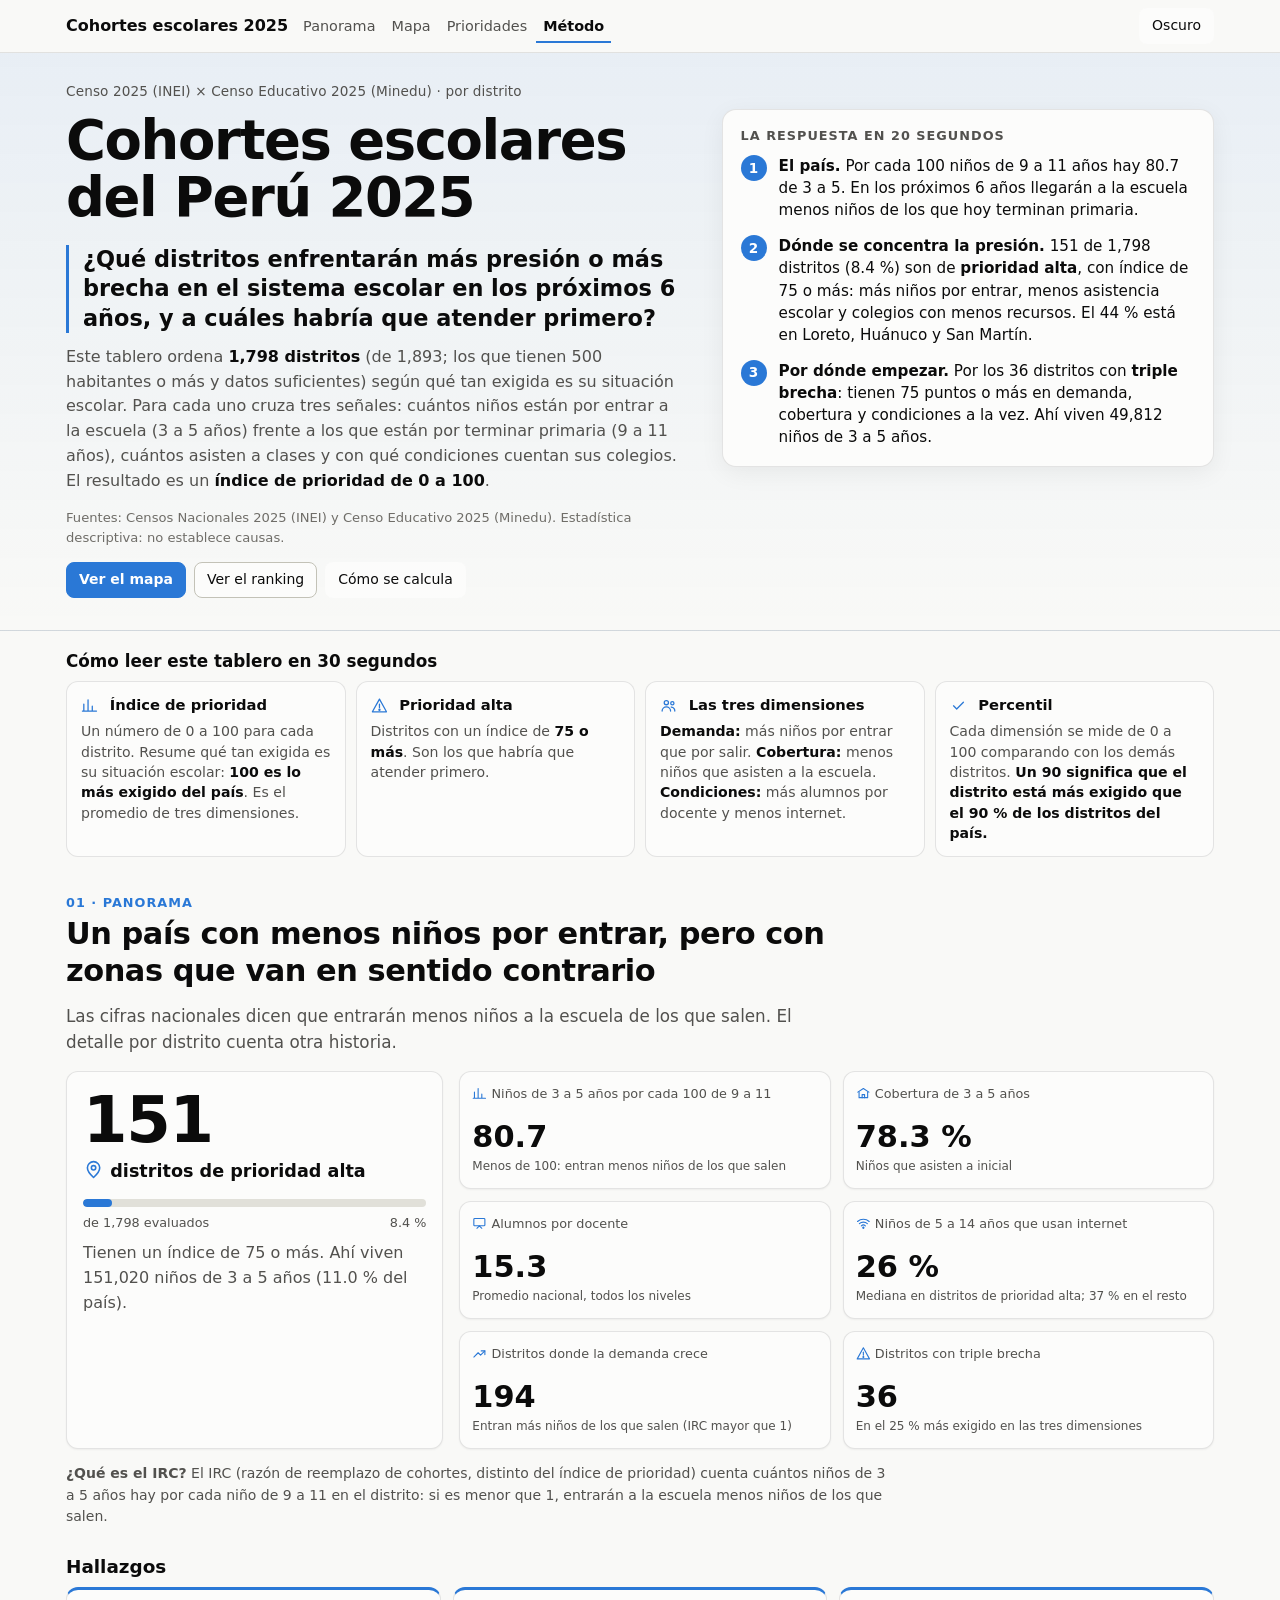
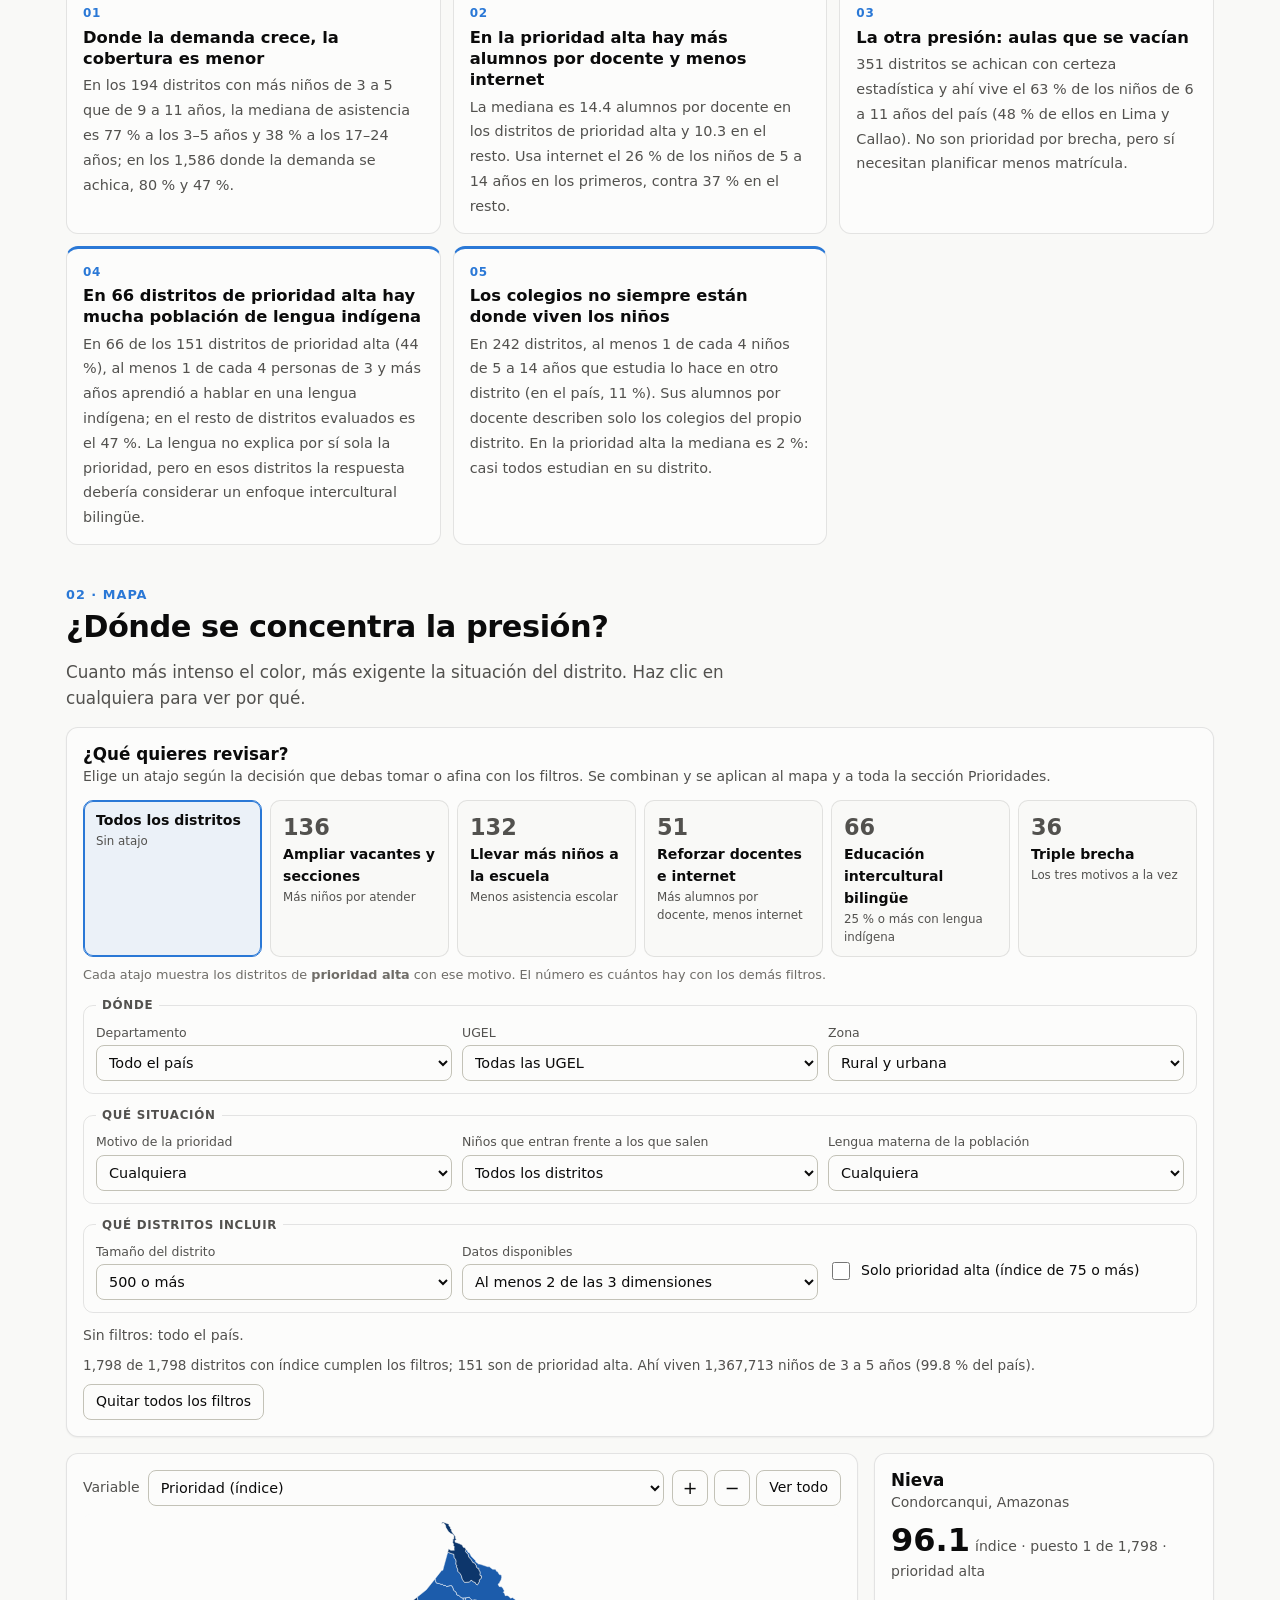
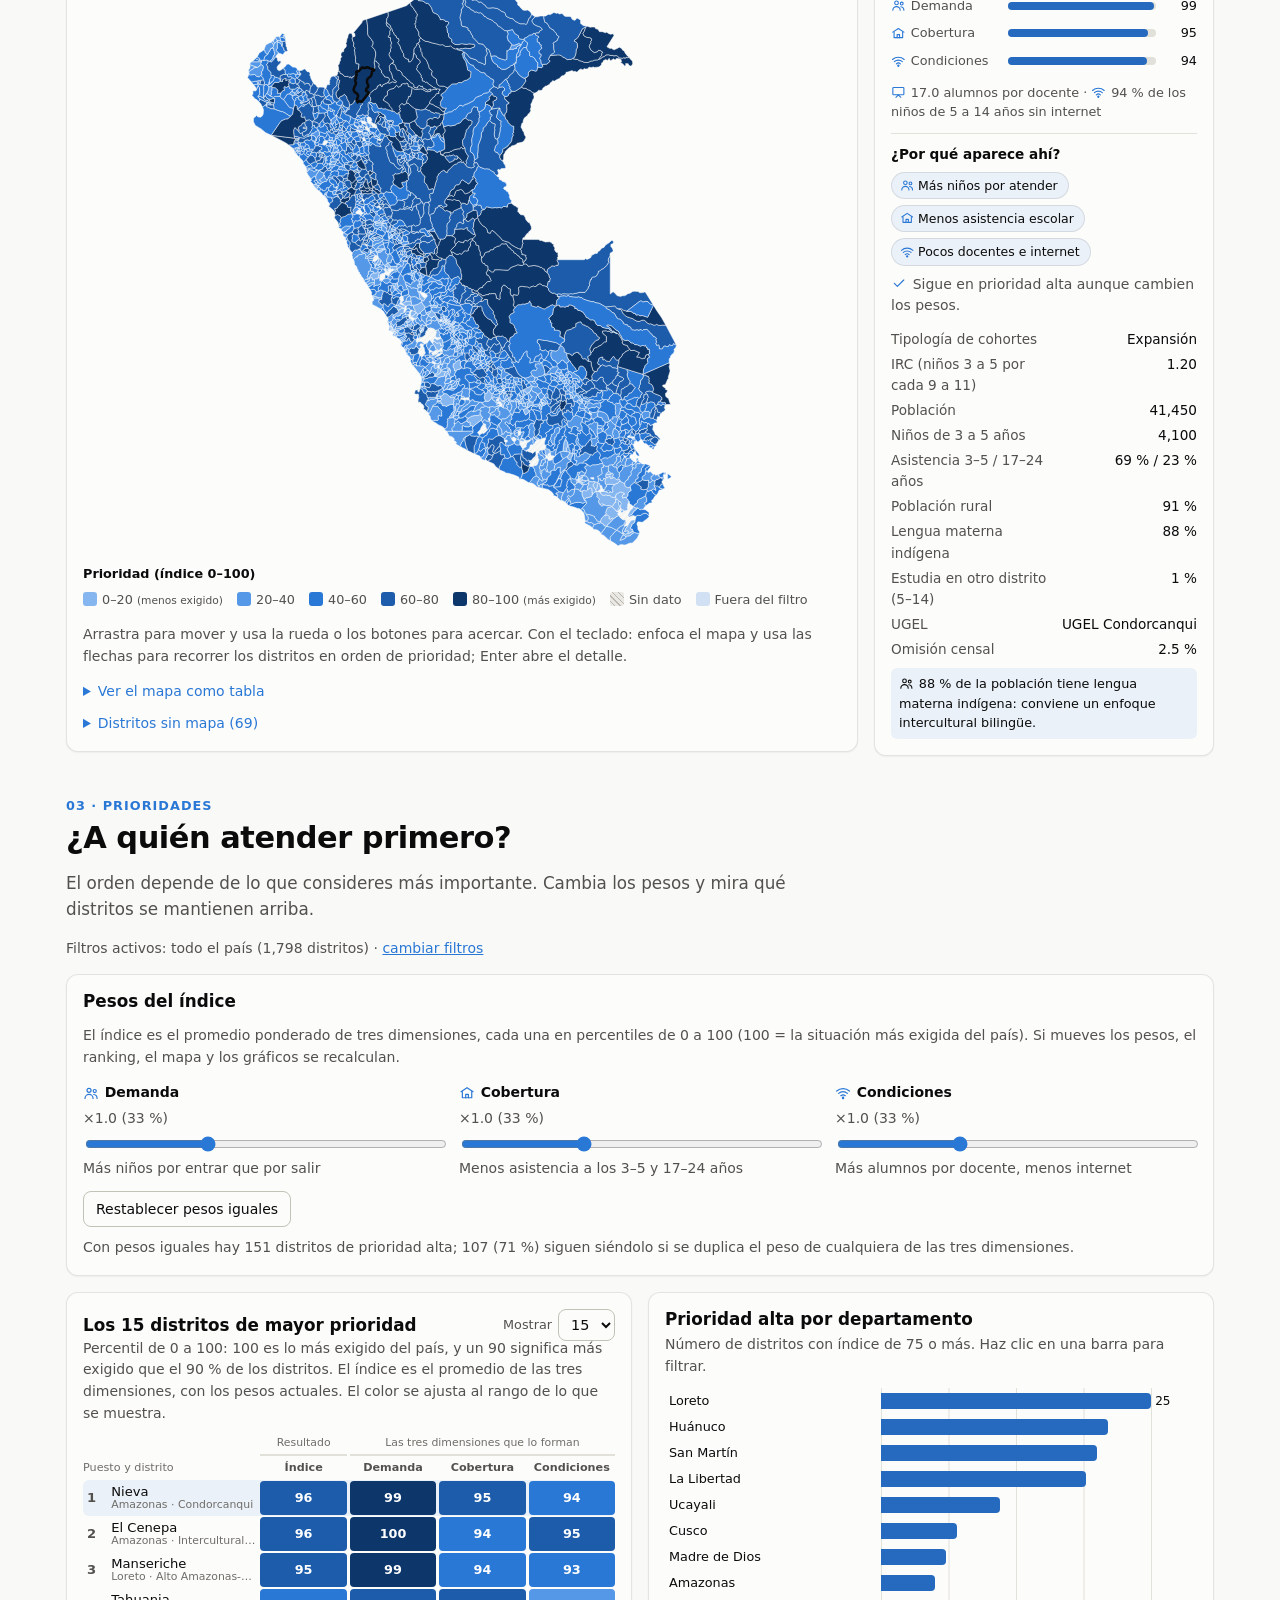
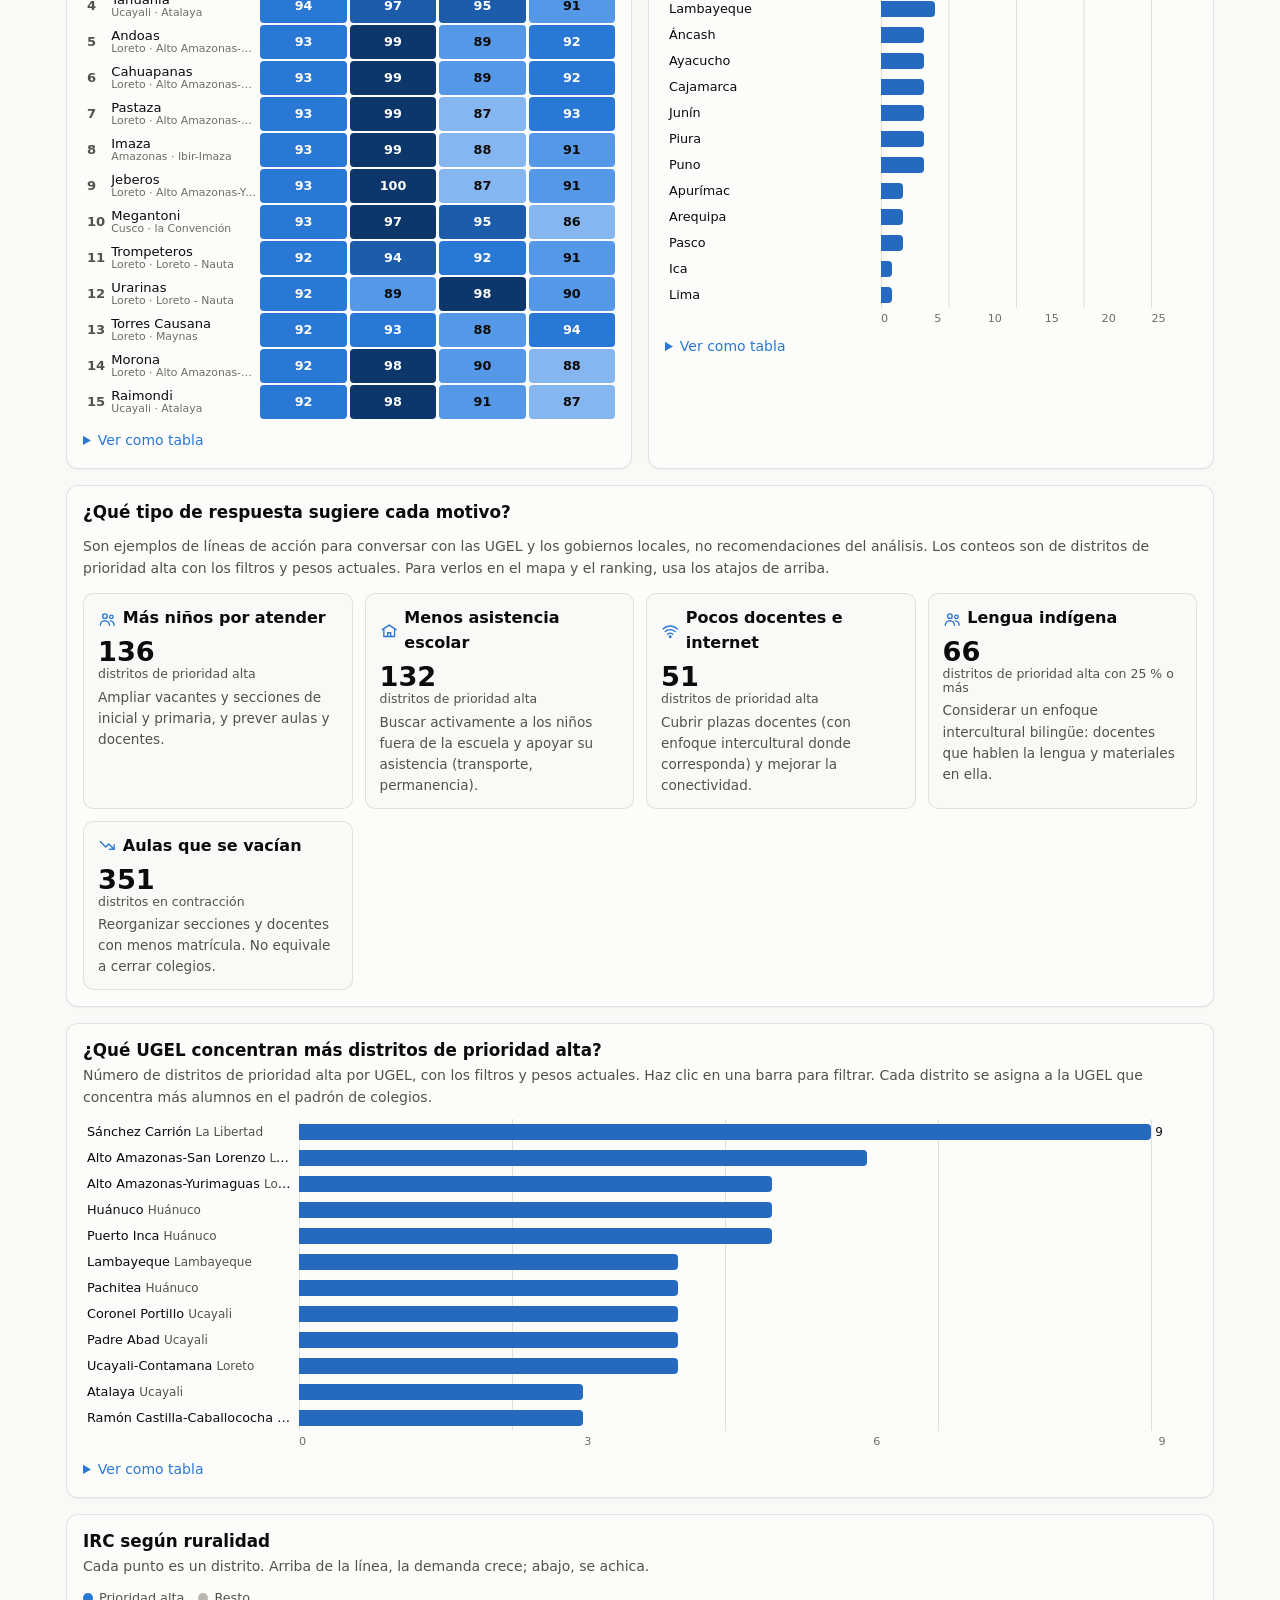
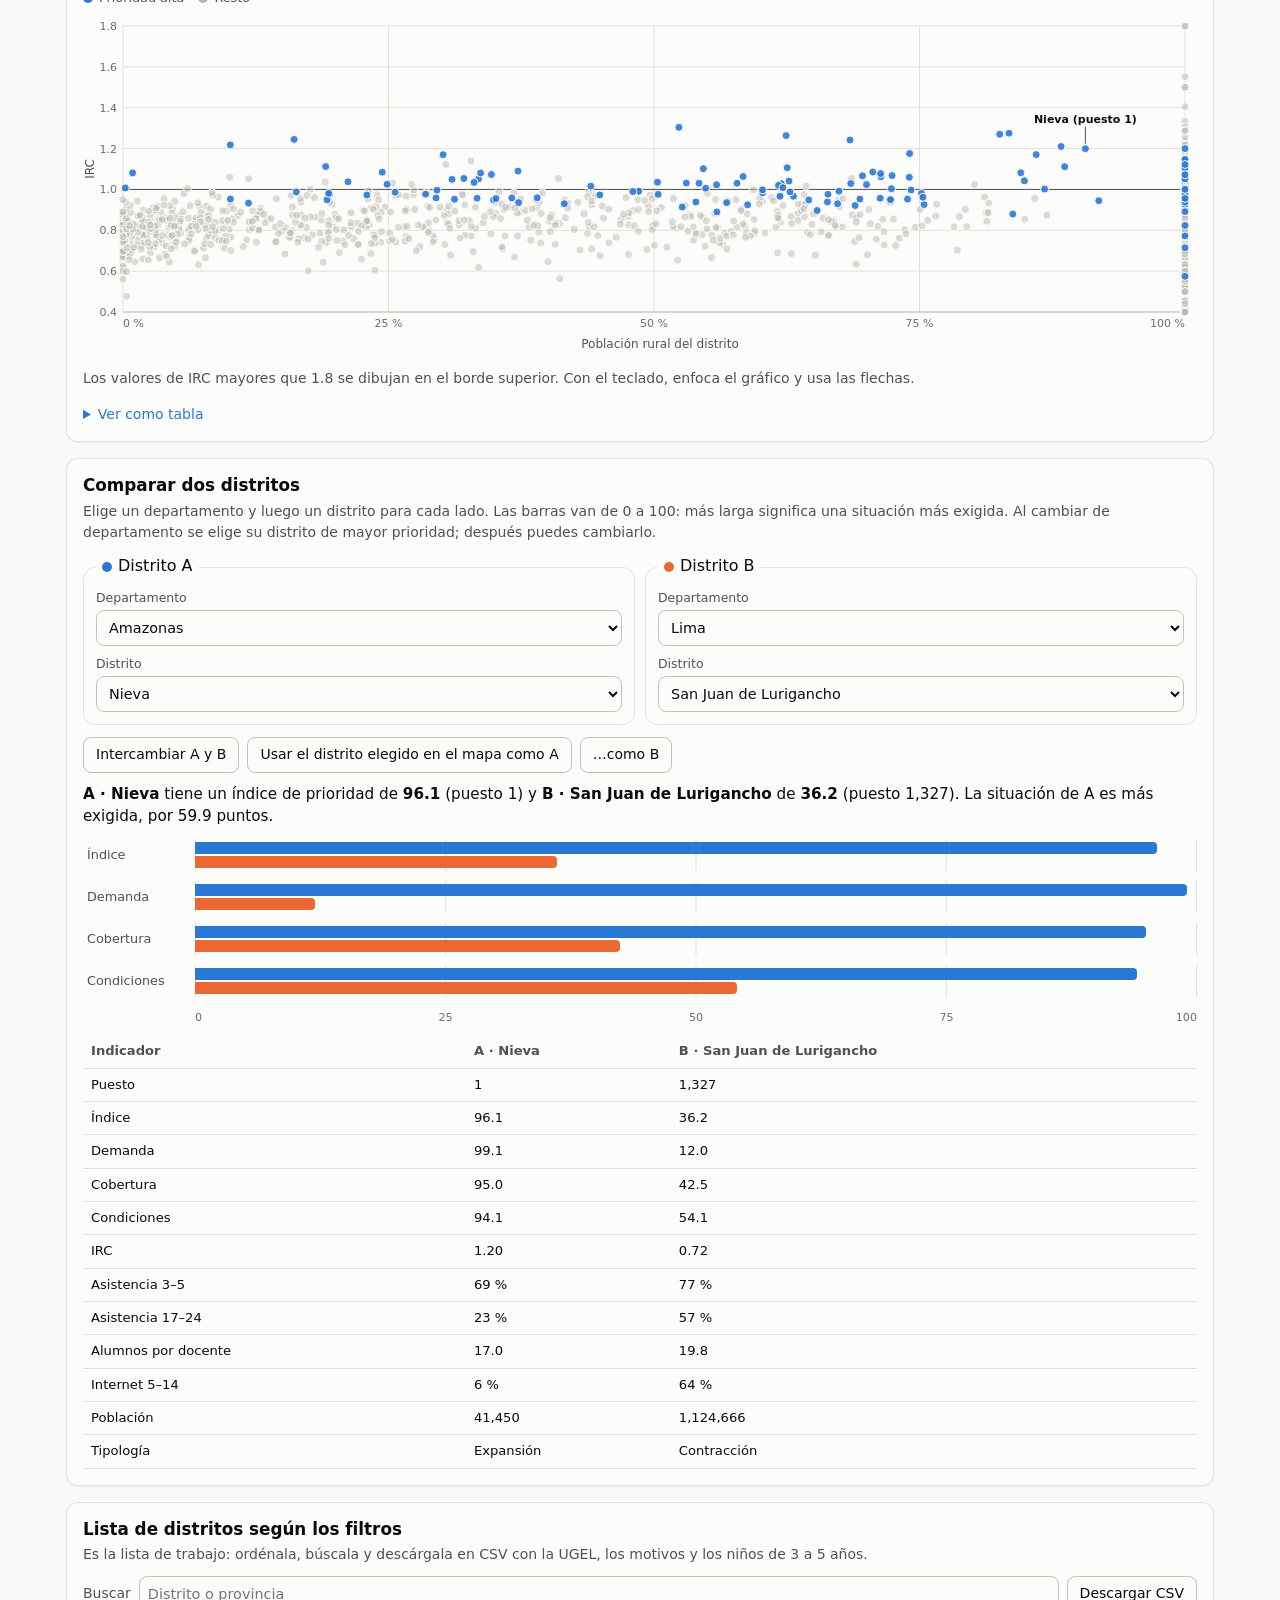
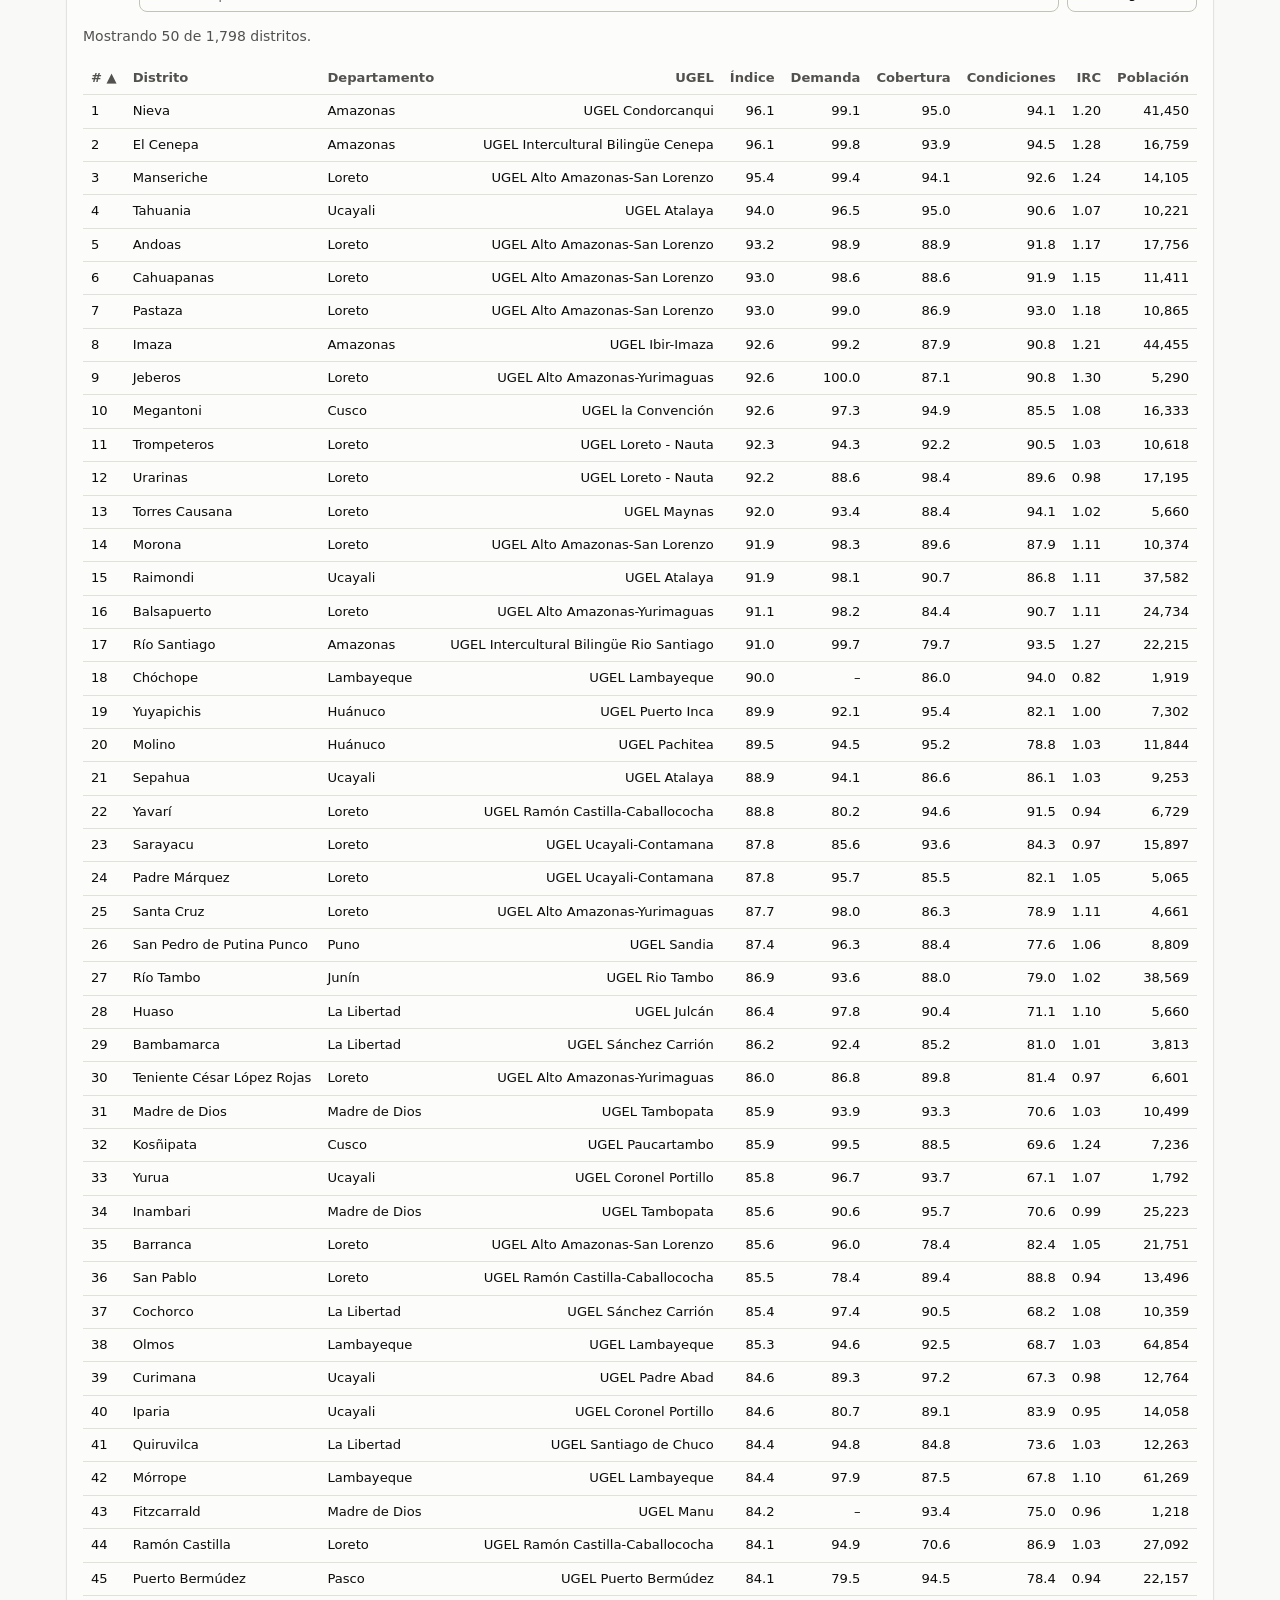
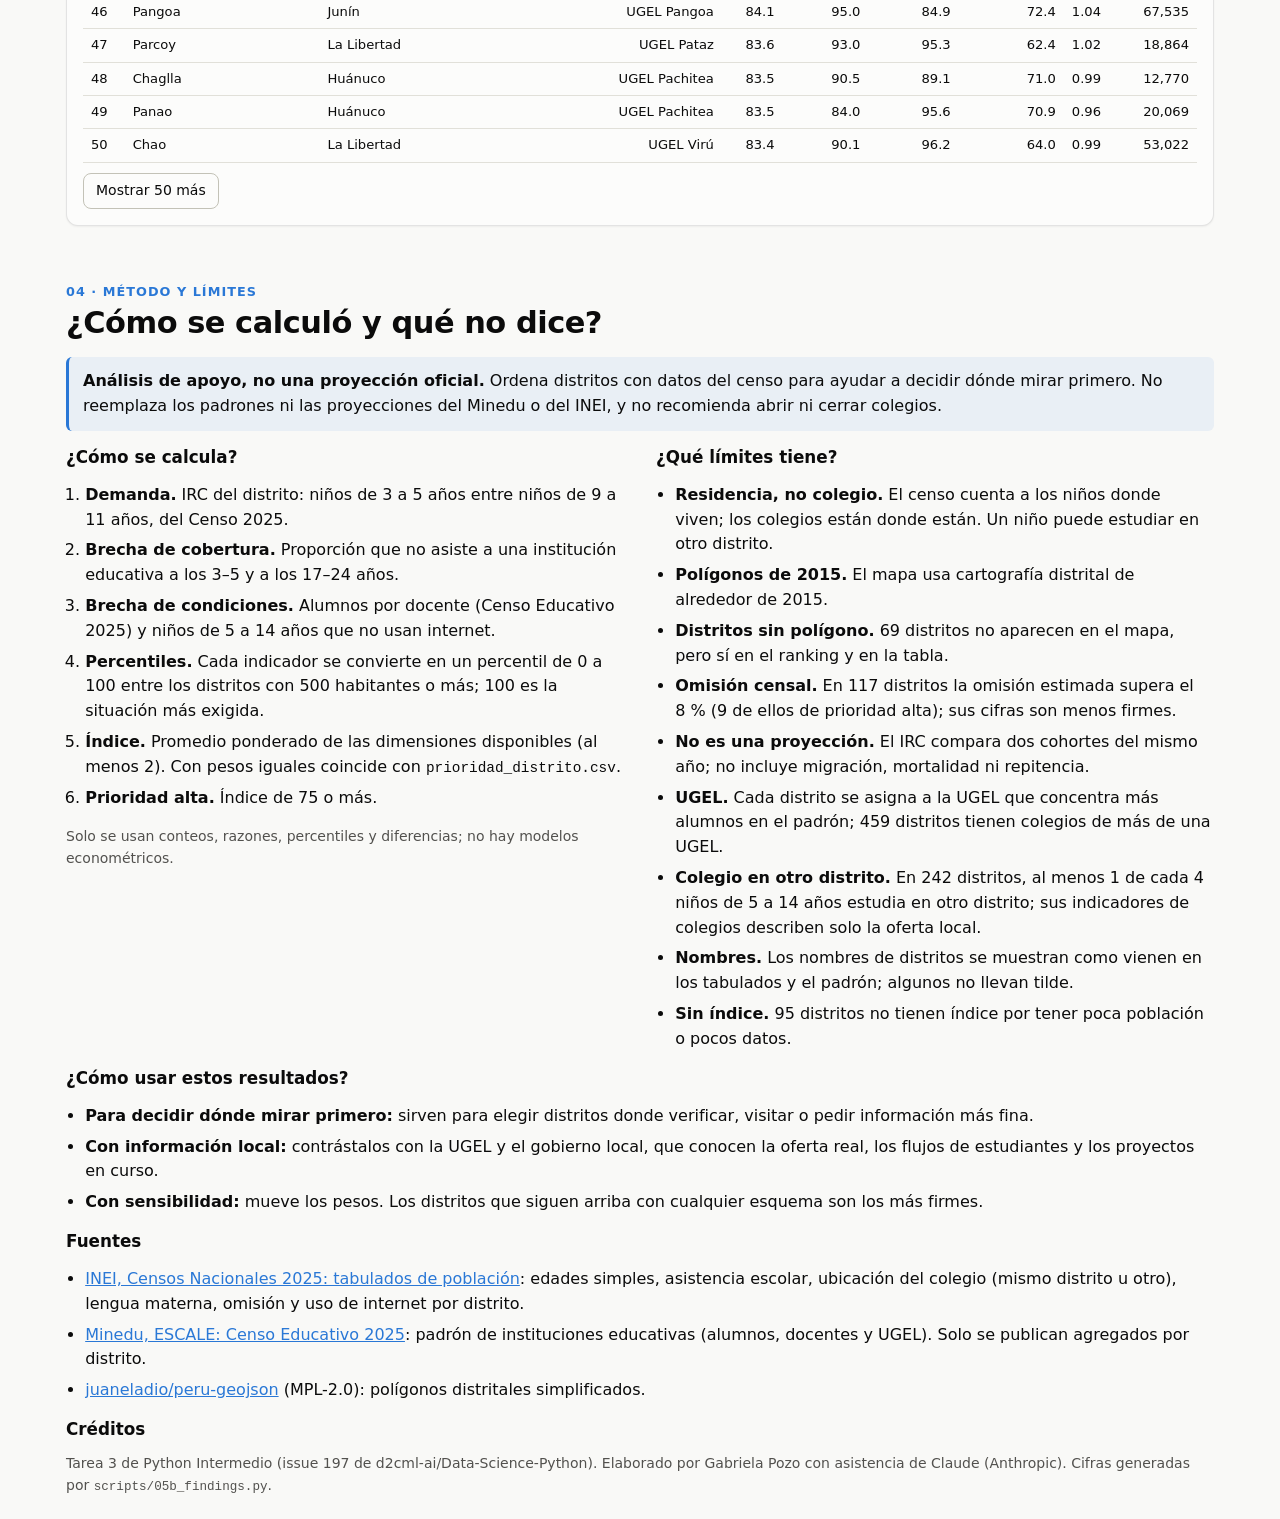
<file: tarea_3/web/index.html>
<!doctype html>
<html lang="es">
<head>
<meta charset="utf-8">
<meta name="viewport" content="width=device-width, initial-scale=1">
<title>Cohortes escolares del Perú 2025</title>
<meta name="description" content="Dashboard por distrito: dónde habrá más presión o más brecha en el sistema escolar del Perú en los próximos años (Censo 2025 INEI y Censo Educativo 2025 Minedu).">
<link rel="stylesheet" href="styles.css">
<script>try { var t = localStorage.getItem('tema'); if (t === 'light' || t === 'dark') document.documentElement.dataset.theme = t; } catch (e) {}</script>
</head>
<body>
<svg width="0" height="0" style="position:absolute" aria-hidden="true" focusable="false">
  <symbol id="i-demanda" viewBox="0 0 24 24"><circle cx="9" cy="8" r="3"/><path d="M3 20c0-3.3 2.7-6 6-6s6 2.7 6 6"/><circle cx="17.5" cy="9" r="2.3"/><path d="M16 14.2c3 .3 5 2.5 5 5.8"/></symbol>
  <symbol id="i-cobertura" viewBox="0 0 24 24"><path d="M3 10l9-6 9 6"/><path d="M5 10v9h14v-9"/><path d="M10 19v-5h4v5"/></symbol>
  <symbol id="i-condiciones" viewBox="0 0 24 24"><path d="M2.5 9a14 14 0 0119 0"/><path d="M5.5 12.5a9.5 9.5 0 0113 0"/><path d="M8.7 16a5 5 0 016.6 0"/><circle cx="12" cy="19.2" r="1" fill="currentColor"/></symbol>
  <symbol id="i-docente" viewBox="0 0 24 24"><rect x="3" y="4" width="18" height="12" rx="1.5"/><path d="M8 20l4-4 4 4"/></symbol>
  <symbol id="i-alerta" viewBox="0 0 24 24"><path d="M12 3l10 18H2z"/><path d="M12 10v5"/><circle cx="12" cy="18" r=".8" fill="currentColor"/></symbol>
  <symbol id="i-pin" viewBox="0 0 24 24"><path d="M12 21s7-6.2 7-11a7 7 0 10-14 0c0 4.8 7 11 7 11z"/><circle cx="12" cy="10" r="2.5"/></symbol>
  <symbol id="i-barras" viewBox="0 0 24 24"><path d="M4 20V10M10 20V4M16 20v-7M22 20H2"/></symbol>
  <symbol id="i-baja" viewBox="0 0 24 24"><path d="M3 6l7 7 4-4 7 7"/><path d="M15 16h6v-6"/></symbol>
  <symbol id="i-sube" viewBox="0 0 24 24"><path d="M3 18l7-7 4 4 7-7"/><path d="M15 8h6v6"/></symbol>
  <symbol id="i-check" viewBox="0 0 24 24"><path d="M5 12.5l4.5 4.5L19 7.5"/></symbol>
</svg>
<a class="skip" href="#panorama">Saltar al contenido</a>
<nav class="topnav" aria-label="Secciones">
  <div class="wrap navin">
    <a class="brand" href="#inicio">Cohortes escolares 2025</a>
    <ul>
      <li><a href="#panorama">Panorama</a></li>
      <li><a href="#mapa">Mapa</a></li>
      <li><a href="#prioridades">Prioridades</a></li>
      <li><a href="#metodo">Método</a></li>
    </ul>
    <button id="themeBtn" class="btn ghost" type="button" aria-pressed="false">Oscuro</button>
  </div>
</nav>

<header id="inicio" class="hero">
  <div class="wrap hero-in">
    <div class="hero-text">
      <p class="eyebrow">Censo 2025 (INEI) × Censo Educativo 2025 (Minedu) · por distrito</p>
      <h1>Cohortes escolares del Perú 2025</h1>
      <p class="question">¿Qué distritos enfrentarán más presión o más brecha en el sistema escolar en los próximos <span data-f="kpis.horizonte_anios">…</span> años, y a cuáles habría que atender primero?</p>
      <p class="context">Este tablero ordena <b><span data-f="kpis.distritos_evaluados" data-fmt="n0">…</span> distritos</b> (de <span data-f="kpis.distritos_total" data-fmt="n0">…</span>; los que tienen <span data-f="kpis.poblacion_minima" data-fmt="n0">…</span> habitantes o más y datos suficientes) según qué tan exigida es su situación escolar. Para cada uno cruza tres señales: cuántos niños están por entrar a la escuela (<span data-f="kpis.edades_entrantes">…</span>&nbsp;años) frente a los que están por terminar primaria (<span data-f="kpis.edades_salientes">…</span> años), cuántos asisten a clases y con qué condiciones cuentan sus colegios. El resultado es un <b>índice de prioridad de 0 a 100</b>.</p>
      <p class="source">Fuentes: Censos Nacionales 2025 (INEI) y Censo Educativo 2025 (Minedu). Estadística descriptiva: no establece causas.</p>
      <p class="hero-cta"><a class="btn primary" href="#mapa">Ver el mapa</a> <a class="btn" href="#prioridades">Ver el ranking</a> <a class="btn ghost" href="#metodo">Cómo se calcula</a></p>
    </div>
    <aside class="answer" aria-labelledby="h-ans">
      <h2 id="h-ans" class="answer-t">La respuesta en 20 segundos</h2>
      <ol class="answer-l">
        <li><span class="n">1</span><p><b>El país.</b> Por cada 100 niños de <span data-f="kpis.edades_salientes">…</span> años hay <span data-f="kpis.ninos_3_5_por_100_9_11" data-fmt="n1">…</span> de <span data-f="kpis.edades_entrantes">…</span>. En los próximos <span data-f="kpis.horizonte_anios">…</span> años llegarán a la escuela menos niños de los que hoy terminan primaria.</p></li>
        <li><span class="n">2</span><p><b>Dónde se concentra la presión.</b> <span data-f="kpis.prioridad_alta" data-fmt="n0">…</span> de <span data-f="kpis.distritos_evaluados" data-fmt="n0">…</span> distritos (<span data-f="detalle.pct_alta_evaluados" data-fmt="pct1">…</span>) son de <b>prioridad alta</b>, con índice de <span data-f="kpis.prioridad_alta_min">…</span> o más: más niños por entrar, menos asistencia escolar y colegios con menos recursos. El <span data-f="detalle.top3_pct" data-fmt="pct0">…</span> está en <span data-f="detalle.dep_alta.0.dpto">…</span>, <span data-f="detalle.dep_alta.1.dpto">…</span> y <span data-f="detalle.dep_alta.2.dpto">…</span>.</p></li>
        <li><span class="n">3</span><p><b>Por dónde empezar.</b> Por los <span data-f="detalle.triple_brecha">…</span> distritos con <b>triple brecha</b>: tienen <span data-f="kpis.prioridad_alta_min">…</span> puntos o más en demanda, cobertura y condiciones a la vez. Ahí viven <span data-f="detalle.ninos_3_5_triple" data-fmt="n0">…</span> niños de <span data-f="kpis.edades_entrantes">…</span> años.</p></li>
      </ol>
    </aside>
  </div>
</header>

<section class="wrap guide" aria-labelledby="h-guide">
  <h2 id="h-guide">Cómo leer este tablero en 30 segundos</h2>
  <dl class="guide-g">
    <div><dt><svg class="ic" aria-hidden="true"><use href="#i-barras"/></svg>Índice de prioridad</dt><dd>Un número de 0 a 100 para cada distrito. Resume qué tan exigida es su situación escolar: <b>100 es lo más exigido del país</b>. Es el promedio de tres dimensiones.</dd></div>
    <div><dt><svg class="ic" aria-hidden="true"><use href="#i-alerta"/></svg>Prioridad alta</dt><dd>Distritos con un índice de <b><span data-f="kpis.prioridad_alta_min">…</span> o más</b>. Son los que habría que atender primero.</dd></div>
    <div><dt><svg class="ic" aria-hidden="true"><use href="#i-demanda"/></svg>Las tres dimensiones</dt><dd><b>Demanda:</b> más niños por entrar que por salir. <b>Cobertura:</b> menos niños que asisten a la escuela. <b>Condiciones:</b> más alumnos por docente y menos internet.</dd></div>
    <div><dt><svg class="ic" aria-hidden="true"><use href="#i-check"/></svg>Percentil</dt><dd>Cada dimensión se mide de 0 a 100 comparando con los demás distritos. <b>Un 90 significa que el distrito está más exigido que el 90 % de los distritos del país.</b></dd></div>
  </dl>
</section>

<main>
<!-- ============ 1. PANORAMA ============ -->
<section id="panorama" class="wrap sec" aria-labelledby="h-pan">
  <p class="kicker">01 · Panorama</p>
  <h2 id="h-pan">Un país con menos niños por entrar, pero con zonas que van en sentido contrario</h2>
  <p class="lead">Las cifras nacionales dicen que entrarán menos niños a la escuela de los que salen. El detalle por distrito cuenta otra historia.</p>
  <div class="pan-grid">
    <div class="card herofig">
      <div class="hero-v" data-f="kpis.prioridad_alta" data-fmt="n0">…</div>
      <div class="hero-l"><svg class="ic" aria-hidden="true"><use href="#i-pin"/></svg>distritos de prioridad alta</div>
      <div class="meter" role="img" aria-label="Proporción de distritos de prioridad alta"><i id="meterFill"></i></div>
      <div class="meter-l"><span>de <span data-f="kpis.distritos_evaluados" data-fmt="n0">…</span> evaluados</span><span id="meterPct"></span></div>
      <p class="hero-s">Tienen un índice de <span data-f="kpis.prioridad_alta_min">…</span> o más. Ahí viven <span data-f="kpis.ninos_3_5_en_alta" data-fmt="n0">…</span> niños de <span data-f="kpis.edades_entrantes">…</span> años (<span data-f="kpis.pct_ninos_3_5_en_alta" data-fmt="pct1">…</span> del país).</p>
    </div>
    <div class="kpis" role="list">
      <div class="card kpi" role="listitem"><div class="kpi-l"><svg class="ic" aria-hidden="true"><use href="#i-barras"/></svg>Niños de <span data-f="kpis.edades_entrantes">…</span> años por cada 100 de <span data-f="kpis.edades_salientes">…</span></div><div class="kpi-v" data-f="kpis.ninos_3_5_por_100_9_11" data-fmt="n1">…</div><div class="kpi-n">Menos de 100: entran menos niños de los que salen</div></div>
      <div class="card kpi" role="listitem"><div class="kpi-l"><svg class="ic" aria-hidden="true"><use href="#i-cobertura"/></svg>Cobertura de <span data-f="kpis.edades_entrantes">…</span> años</div><div class="kpi-v" data-f="kpis.cobertura_3_5" data-fmt="pct1">…</div><div class="kpi-n">Niños que asisten a inicial</div></div>
      <div class="card kpi" role="listitem"><div class="kpi-l"><svg class="ic" aria-hidden="true"><use href="#i-docente"/></svg>Alumnos por docente</div><div class="kpi-v" data-f="kpis.alumnos_por_docente" data-fmt="n1">…</div><div class="kpi-n">Promedio nacional, todos los niveles</div></div>
      <div class="card kpi" role="listitem"><div class="kpi-l"><svg class="ic" aria-hidden="true"><use href="#i-condiciones"/></svg>Niños de 5 a 14 años que usan internet</div><div class="kpi-v" data-f="detalle.mediana_internet_alta" data-fmt="pct0">…</div><div class="kpi-n">Mediana en distritos de prioridad alta; <span data-f="detalle.mediana_internet_resto" data-fmt="pct0">…</span> en el resto</div></div>
      <div class="card kpi" role="listitem"><div class="kpi-l"><svg class="ic" aria-hidden="true"><use href="#i-sube"/></svg>Distritos donde la demanda crece</div><div class="kpi-v" data-f="kpis.distritos_irc_crece" data-fmt="n0">…</div><div class="kpi-n">Entran más niños de los que salen (IRC mayor que 1)</div></div>
      <div class="card kpi" role="listitem"><div class="kpi-l"><svg class="ic" aria-hidden="true"><use href="#i-alerta"/></svg>Distritos con triple brecha</div><div class="kpi-v" data-f="detalle.triple_brecha" data-fmt="n0">…</div><div class="kpi-n">En el 25 % más exigido en las tres dimensiones</div></div>
    </div>
  </div>
  <div class="plain">
    <p class="note"><b>¿Qué es el IRC?</b> El IRC (razón de reemplazo de cohortes, distinto del índice de prioridad) cuenta cuántos niños de <span data-f="kpis.edades_entrantes">…</span> años hay por cada niño de <span data-f="kpis.edades_salientes">…</span> en el distrito: si es menor que 1, entrarán a la escuela menos niños de los que salen.</p>
  </div>
  <h3 class="sub-h">Hallazgos</h3>
  <ol id="hallazgos" class="findings"></ol>
</section>

<!-- ============ FILTROS COMUNES ============ -->
<section id="mapa" class="wrap sec" aria-labelledby="h-map">
  <p class="kicker">02 · Mapa</p>
  <h2 id="h-map">¿Dónde se concentra la presión?</h2>
  <p class="lead">Cuanto más intenso el color, más exigente la situación del distrito. Haz clic en cualquiera para ver por qué.</p>
  <form id="filtros" class="filters card" aria-label="Filtros del mapa y de Prioridades" onsubmit="return false">
    <div class="f-head">
      <h3>¿Qué quieres revisar?</h3>
      <p class="note">Elige un atajo según la decisión que debas tomar o afina con los filtros. Se combinan y se aplican al mapa y a toda la sección Prioridades.</p>
    </div>
    <div class="f-atajos" role="group" aria-label="Atajos según la decisión">
      <button type="button" class="atajo" data-atajo="" aria-pressed="true"><b>Todos los distritos</b><small>Sin atajo</small><span class="cn"></span></button>
      <button type="button" class="atajo" data-atajo="demanda" aria-pressed="false"><b>Ampliar vacantes y secciones</b><small>Más niños por atender</small><span class="cn"></span></button>
      <button type="button" class="atajo" data-atajo="cobertura" aria-pressed="false"><b>Llevar más niños a la escuela</b><small>Menos asistencia escolar</small><span class="cn"></span></button>
      <button type="button" class="atajo" data-atajo="condiciones" aria-pressed="false"><b>Reforzar docentes e internet</b><small>Más alumnos por docente, menos internet</small><span class="cn"></span></button>
      <button type="button" class="atajo" data-atajo="eib" aria-pressed="false"><b>Educación intercultural bilingüe</b><small>25 % o más con lengua indígena</small><span class="cn"></span></button>
      <button type="button" class="atajo" data-atajo="triple" aria-pressed="false"><b>Triple brecha</b><small>Los tres motivos a la vez</small><span class="cn"></span></button>
    </div>
    <p class="f-nota">Cada atajo muestra los distritos de <b>prioridad alta</b> con ese motivo. El número es cuántos hay con los demás filtros.</p>
    <fieldset class="f-grp"><legend>Dónde</legend>
      <label>Departamento<select id="fDep"></select></label>
      <label>UGEL<select id="fUgel" title="Unidad de Gestión Educativa Local a la que pertenece la mayoría de los alumnos del distrito"></select></label>
      <label>Zona<select id="fZona" title="Según la proporción de población rural del distrito">
        <option value="">Rural y urbana</option>
        <option value="rural">Más rural (50 % o más de población rural)</option>
        <option value="urbana">Más urbana (menos de 50 % rural)</option>
      </select></label>
    </fieldset>
    <fieldset class="f-grp"><legend>Qué situación</legend>
      <label>Motivo de la prioridad<select id="fMot" title="Una dimensión cuenta como motivo cuando su percentil es de 75 o más">
        <option value="">Cualquiera</option>
        <option value="demanda">Más niños por atender (demanda)</option>
        <option value="cobertura">Menos asistencia a la escuela (cobertura)</option>
        <option value="condiciones">Pocos docentes e internet (condiciones)</option>
        <option value="todos">Los tres motivos a la vez</option>
      </select></label>
      <label>Niños que entran frente a los que salen<select id="fDir" title="Compara a los niños de 3 a 5 años con los de 9 a 11 años del distrito (IRC)">
        <option value="">Todos los distritos</option>
        <option value="crece">Entran más de los que salen (IRC mayor que 1)</option>
        <option value="achica">Entran menos de los que salen (IRC menor que 1)</option>
      </select></label>
      <label>Lengua materna de la población<select id="fLen" title="Proporción de personas de 3 y más años que aprendieron a hablar en una lengua indígena (Censo 2025)">
        <option value="">Cualquiera</option>
        <option value="25">25 % o más con lengua indígena</option>
        <option value="50">50 % o más con lengua indígena</option>
      </select></label>
    </fieldset>
    <fieldset class="f-grp"><legend>Qué distritos incluir</legend>
      <label>Tamaño del distrito<select id="fPop"></select></label>
      <label>Datos disponibles<select id="fDim">
        <option value="2">Al menos 2 de las 3 dimensiones</option>
        <option value="3">Solo con las 3 dimensiones</option>
      </select></label>
      <label class="check"><input id="fAlta" type="checkbox"> <span>Solo prioridad alta (índice de <span data-f="kpis.prioridad_alta_min">…</span> o más)</span></label>
    </fieldset>
    <div class="f-foot">
      <div id="fChips" class="fchips" aria-label="Filtros activos"></div>
      <p id="fCount" class="f-count" aria-live="polite"></p>
      <button id="fReset" class="btn" type="button">Quitar todos los filtros</button>
    </div>
  </form>

  <div class="map-grid">
    <div class="card map-card">
      <div class="map-top">
        <label class="inline">Variable<select id="selVar">
          <optgroup label="Índice y dimensiones">
            <option value="indice">Prioridad (índice)</option>
            <option value="demanda">Demanda: más niños por atender</option>
            <option value="cobertura">Brecha de cobertura: menos asistencia</option>
            <option value="condiciones">Brecha de condiciones: docentes e internet</option>
          </optgroup>
          <optgroup label="Indicadores de base">
            <option value="irc">IRC (crece o se achica)</option>
            <option value="sin35">Niños de 3 a 5 años que no asisten</option>
            <option value="sin1724">Jóvenes de 17 a 24 años que no asisten</option>
            <option value="apd">Alumnos por docente</option>
            <option value="sinnet">Niños de 5 a 14 años sin internet</option>
            <option value="rur">Población rural</option>
            <option value="lengua">Población con lengua materna indígena</option>
            <option value="fuera">Niños de 5 a 14 años que estudian en otro distrito</option>
          </optgroup>
        </select></label>
        <div class="zoom" role="group" aria-label="Zoom del mapa">
          <button id="zin" class="btn icon" type="button" aria-label="Acercar">+</button>
          <button id="zout" class="btn icon" type="button" aria-label="Alejar">−</button>
          <button id="zreset" class="btn" type="button">Ver todo</button>
        </div>
      </div>
      <div class="map-wrap">
        <canvas id="map" tabindex="0" role="img" aria-describedby="mapHelp"></canvas>
      </div>
      <div id="legend" class="legend" aria-live="polite"></div>
      <p id="mapHelp" class="note">Arrastra para mover y usa la rueda o los botones para acercar. Con el teclado: enfoca el mapa y usa las flechas para recorrer los distritos en orden de prioridad; Enter abre el detalle.</p>
      <details class="tv" data-tv="map"><summary>Ver el mapa como tabla</summary><div class="tv-body"></div></details>
      <details class="tv" id="sinMapa"><summary>Distritos sin mapa (<span data-f="conteos.sin_poligono" data-fmt="n0">…</span>)</summary>
        <p class="note">Sus polígonos no existen en la cartografía de 2015. Siguen en el ranking, los gráficos y la tabla.</p>
        <div class="chips"></div></details>
    </div>
    <aside id="detail" class="card detail" aria-live="polite"></aside>
  </div>
</section>

<!-- ============ 3. PRIORIDADES ============ -->
<section id="prioridades" class="wrap sec" aria-labelledby="h-pri">
  <p class="kicker">03 · Prioridades</p>
  <h2 id="h-pri">¿A quién atender primero?</h2>
  <p class="lead">El orden depende de lo que consideres más importante. Cambia los pesos y mira qué distritos se mantienen arriba.</p>
  <p class="active-f">Filtros activos: <span id="fSummary"></span> · <a href="#filtros">cambiar filtros</a></p>

  <div class="card weights">
    <h3>Pesos del índice</h3>
    <p class="note">El índice es el promedio ponderado de tres dimensiones, cada una en percentiles de 0 a 100 (100 = la situación más exigida del país). Si mueves los pesos, el ranking, el mapa y los gráficos se recalculan.</p>
    <div class="w-grid">
      <label><span class="wl"><svg class="ic" aria-hidden="true"><use href="#i-demanda"/></svg>Demanda</span> <output id="oDem"></output><input id="wDem" type="range" min="0" max="3" step="0.5"><span class="note">Más niños por entrar que por salir</span></label>
      <label><span class="wl"><svg class="ic" aria-hidden="true"><use href="#i-cobertura"/></svg>Cobertura</span> <output id="oCob"></output><input id="wCob" type="range" min="0" max="3" step="0.5"><span class="note">Menos asistencia a los 3–5 y 17–24 años</span></label>
      <label><span class="wl"><svg class="ic" aria-hidden="true"><use href="#i-condiciones"/></svg>Condiciones</span> <output id="oCon"></output><input id="wCon" type="range" min="0" max="3" step="0.5"><span class="note">Más alumnos por docente, menos internet</span></label>
    </div>
    <button id="wReset" class="btn" type="button">Restablecer pesos iguales</button>
    <p id="robust" class="note robust"></p>
    <p id="wWarn" class="warn" hidden>Pon al menos un peso mayor que 0.</p>
  </div>

  <div class="charts2">
    <div class="card">
      <div class="card-head"><h3 id="topH">Los 15 distritos de mayor prioridad</h3>
        <label class="inline">Mostrar<select id="topN"><option value="15">15</option><option value="30">30</option><option value="50">50</option></select></label></div>
      <p class="sub">Percentil de 0 a 100: 100 es lo más exigido del país, y un 90 significa más exigido que el 90 % de los distritos. El índice es el promedio de las tres dimensiones, con los pesos actuales. El color se ajusta al rango de lo que se muestra.</p>
      <div class="mx-grp" aria-hidden="true"><span></span><span class="g1">Resultado</span><span class="g2">Las tres dimensiones que lo forman</span></div>
      <div class="mx-head" aria-hidden="true"><span>Puesto y distrito</span><span><b>Índice</b><i>Índ.</i></span><span><b>Demanda</b><i>Dem.</i></span><span><b>Cobertura</b><i>Cob.</i></span><span><b>Condiciones</b><i>Cond.</i></span></div>
      <div id="cTop" class="hbars"></div>
      <details class="tv" data-tv="top"><summary>Ver como tabla</summary><div class="tv-body"></div></details>
    </div>
    <div class="card">
      <h3>Prioridad alta por departamento</h3>
      <p class="sub">Número de distritos con índice de <span data-f="kpis.prioridad_alta_min">…</span> o más. Haz clic en una barra para filtrar.</p>
      <div id="cDep" class="hbars"></div>
      <details class="tv" data-tv="dep"><summary>Ver como tabla</summary><div class="tv-body"></div></details>
    </div>
  </div>

  <div class="card">
    <h3>¿Qué tipo de respuesta sugiere cada motivo?</h3>
    <p class="note">Son ejemplos de líneas de acción para conversar con las UGEL y los gobiernos locales, no recomendaciones del análisis. Los conteos son de distritos de prioridad alta con los filtros y pesos actuales. Para verlos en el mapa y el ranking, usa los atajos de arriba.</p>
    <div id="perfiles" class="perf-grid"></div>
  </div>

  <div class="card">
    <h3>¿Qué UGEL concentran más distritos de prioridad alta?</h3>
    <p class="sub">Número de distritos de prioridad alta por UGEL, con los filtros y pesos actuales. Haz clic en una barra para filtrar. Cada distrito se asigna a la UGEL que concentra más alumnos en el padrón de colegios.</p>
    <div id="cUgel" class="hbars"></div>
    <details class="tv" data-tv="ugel"><summary>Ver como tabla</summary><div class="tv-body"></div></details>
  </div>

  <div class="card">
    <h3>IRC según ruralidad</h3>
    <p class="sub">Cada punto es un distrito. Arriba de la línea, la demanda crece; abajo, se achica.</p>
    <div class="keys"><span class="key"><i class="dot s1"></i>Prioridad alta</span><span class="key"><i class="dot rest"></i>Resto</span></div>
    <div id="cSc" class="scatter"></div>
    <p class="note">Los valores de IRC mayores que 1.8 se dibujan en el borde superior. Con el teclado, enfoca el gráfico y usa las flechas.</p>
    <details class="tv" data-tv="sc"><summary>Ver como tabla</summary><div class="tv-body"></div></details>
  </div>

  <div class="card">
    <h3>Comparar dos distritos</h3>
    <p class="sub">Elige un departamento y luego un distrito para cada lado. Las barras van de 0 a 100: más larga significa una situación más exigida. Al cambiar de departamento se elige su distrito de mayor prioridad; después puedes cambiarlo.</p>
    <div class="cmp-in">
      <fieldset class="cmp-side"><legend><span class="key"><i class="dot s1"></i>Distrito A</span></legend>
        <label>Departamento<select id="cmpAd"></select></label>
        <label>Distrito<select id="cmpA"></select></label>
      </fieldset>
      <fieldset class="cmp-side"><legend><span class="key"><i class="dot s2"></i>Distrito B</span></legend>
        <label>Departamento<select id="cmpBd"></select></label>
        <label>Distrito<select id="cmpB"></select></label>
      </fieldset>
    </div>
    <div class="cmp-tools">
      <button id="cmpSwap" class="btn" type="button">Intercambiar A y B</button>
      <button id="cmpSelA" class="btn" type="button">Usar el distrito elegido en el mapa como A</button>
      <button id="cmpSelB" class="btn" type="button">…como B</button>
    </div>
    <p id="cmpSum" class="cmp-sum" aria-live="polite"></p>
    <div id="cCmp" class="cmp"></div>
    <div id="tCmp" class="tblwrap"></div>
  </div>

  <div class="card">
    <h3>Lista de distritos según los filtros</h3>
    <p class="sub">Es la lista de trabajo: ordénala, búscala y descárgala en CSV con la UGEL, los motivos y los niños de 3 a 5 años.</p>
    <div class="tbl-tools">
      <label class="inline grow">Buscar<input id="q" type="search" placeholder="Distrito o provincia" autocomplete="off"></label>
      <button id="csv" class="btn" type="button">Descargar CSV</button>
    </div>
    <p id="tCount" class="note" aria-live="polite"></p>
    <div class="tblwrap">
      <table id="tbl" class="tbl">
        <thead><tr></tr></thead>
        <tbody></tbody>
      </table>
    </div>
    <button id="more" class="btn" type="button">Mostrar 50 más</button>
  </div>
</section>

<!-- ============ 4. MÉTODO ============ -->
<section id="metodo" class="wrap sec" aria-labelledby="h-met">
  <p class="kicker">04 · Método y límites</p>
  <h2 id="h-met">¿Cómo se calculó y qué no dice?</h2>
  <div class="aviso" role="note"><b>Análisis de apoyo, no una proyección oficial.</b> Ordena distritos con datos del censo para ayudar a decidir dónde mirar primero. No reemplaza los padrones ni las proyecciones del Minedu o del INEI, y no recomienda abrir ni cerrar colegios.</div>
  <div class="met-grid">
    <div>
      <h3>¿Cómo se calcula?</h3>
      <ol class="steps">
        <li><b>Demanda.</b> IRC del distrito: niños de <span data-f="kpis.edades_entrantes">…</span> años entre niños de <span data-f="kpis.edades_salientes">…</span> años, del Censo 2025.</li>
        <li><b>Brecha de cobertura.</b> Proporción que no asiste a una institución educativa a los 3–5 y a los 17–24 años.</li>
        <li><b>Brecha de condiciones.</b> Alumnos por docente (Censo Educativo 2025) y niños de 5 a 14 años que no usan internet.</li>
        <li><b>Percentiles.</b> Cada indicador se convierte en un percentil de 0 a 100 entre los distritos con <span data-f="kpis.poblacion_minima" data-fmt="n0">…</span> habitantes o más; 100 es la situación más exigida.</li>
        <li><b>Índice.</b> Promedio ponderado de las dimensiones disponibles (al menos <span data-f="kpis.min_dimensiones">…</span>). Con pesos iguales coincide con <code>prioridad_distrito.csv</code>.</li>
        <li><b>Prioridad alta.</b> Índice de <span data-f="kpis.prioridad_alta_min">…</span> o más.</li>
      </ol>
      <p class="note">Solo se usan conteos, razones, percentiles y diferencias; no hay modelos econométricos.</p>
    </div>
    <div>
      <h3>¿Qué límites tiene?</h3>
      <ul class="lims">
        <li><b>Residencia, no colegio.</b> El censo cuenta a los niños donde viven; los colegios están donde están. Un niño puede estudiar en otro distrito.</li>
        <li><b>Polígonos de 2015.</b> El mapa usa cartografía distrital de alrededor de 2015.</li>
        <li><b>Distritos sin polígono.</b> <span data-f="conteos.sin_poligono" data-fmt="n0">…</span> distritos no aparecen en el mapa, pero sí en el ranking y en la tabla.</li>
        <li><b>Omisión censal.</b> En <span data-f="conteos.omision_alta" data-fmt="n0">…</span> distritos la omisión estimada supera el <span data-f="conteos.omision_alta_umbral" data-fmt="pct0">…</span> (<span data-f="conteos.omision_alta_en_prioridad_alta" data-fmt="n0">…</span> de ellos de prioridad alta); sus cifras son menos firmes.</li>
        <li><b>No es una proyección.</b> El IRC compara dos cohortes del mismo año; no incluye migración, mortalidad ni repitencia.</li>
        <li><b>UGEL.</b> Cada distrito se asigna a la UGEL que concentra más alumnos en el padrón; <span data-f="conteos.distritos_varias_ugel" data-fmt="n0">…</span> distritos tienen colegios de más de una UGEL.</li>
        <li><b>Colegio en otro distrito.</b> En <span data-f="conteos.estudia_fuera_alto" data-fmt="n0">…</span> distritos, al menos 1 de cada 4 niños de 5 a 14 años estudia en otro distrito; sus indicadores de colegios describen solo la oferta local.</li>
        <li><b>Nombres.</b> Los nombres de distritos se muestran como vienen en los tabulados y el padrón; algunos no llevan tilde.</li>
        <li><b>Sin índice.</b> <span data-f="conteos.sin_indice" data-fmt="n0">…</span> distritos no tienen índice por tener poca población o pocos datos.</li>
      </ul>
    </div>
  </div>
  <h3>¿Cómo usar estos resultados?</h3>
  <ul class="usos">
    <li><b>Para decidir dónde mirar primero:</b> sirven para elegir distritos donde verificar, visitar o pedir información más fina.</li>
    <li><b>Con información local:</b> contrástalos con la UGEL y el gobierno local, que conocen la oferta real, los flujos de estudiantes y los proyectos en curso.</li>
    <li><b>Con sensibilidad:</b> mueve los pesos. Los distritos que siguen arriba con cualquier esquema son los más firmes.</li>
  </ul>
  <h3>Fuentes</h3>
  <ul class="src">
    <li><a href="https://censos2025.inei.gob.pe/resultados/descarga-de-datos/cuadros-estadisticos/tabulados/tabulados-poblacion" rel="noopener">INEI, Censos Nacionales 2025: tabulados de población</a>: edades simples, asistencia escolar, ubicación del colegio (mismo distrito u otro), lengua materna, omisión y uso de internet por distrito.</li>
    <li><a href="https://escale.minedu.gob.pe" rel="noopener">Minedu, ESCALE: Censo Educativo 2025</a>: padrón de instituciones educativas (alumnos, docentes y UGEL). Solo se publican agregados por distrito.</li>
    <li><a href="https://github.com/juaneladio/peru-geojson" rel="noopener">juaneladio/peru-geojson</a> (MPL-2.0): polígonos distritales simplificados.</li>
  </ul>
  <h3>Créditos</h3>
  <p class="note">Tarea 3 de Python Intermedio (issue 197 de d2cml-ai/Data-Science-Python). Elaborado por Gabriela Pozo con asistencia de Claude (Anthropic). Cifras generadas por <code><span data-f="generado_por">…</span></code>.</p>
</section>
</main>

<div id="tip" class="tip" role="tooltip" hidden></div>

<script src="data/distritos.js"></script>
<script src="data/geometria.js"></script>
<script src="data/findings.js"></script>
<script src="indice.js"></script>
<script src="app.js"></script>
</body>
</html>
</file>
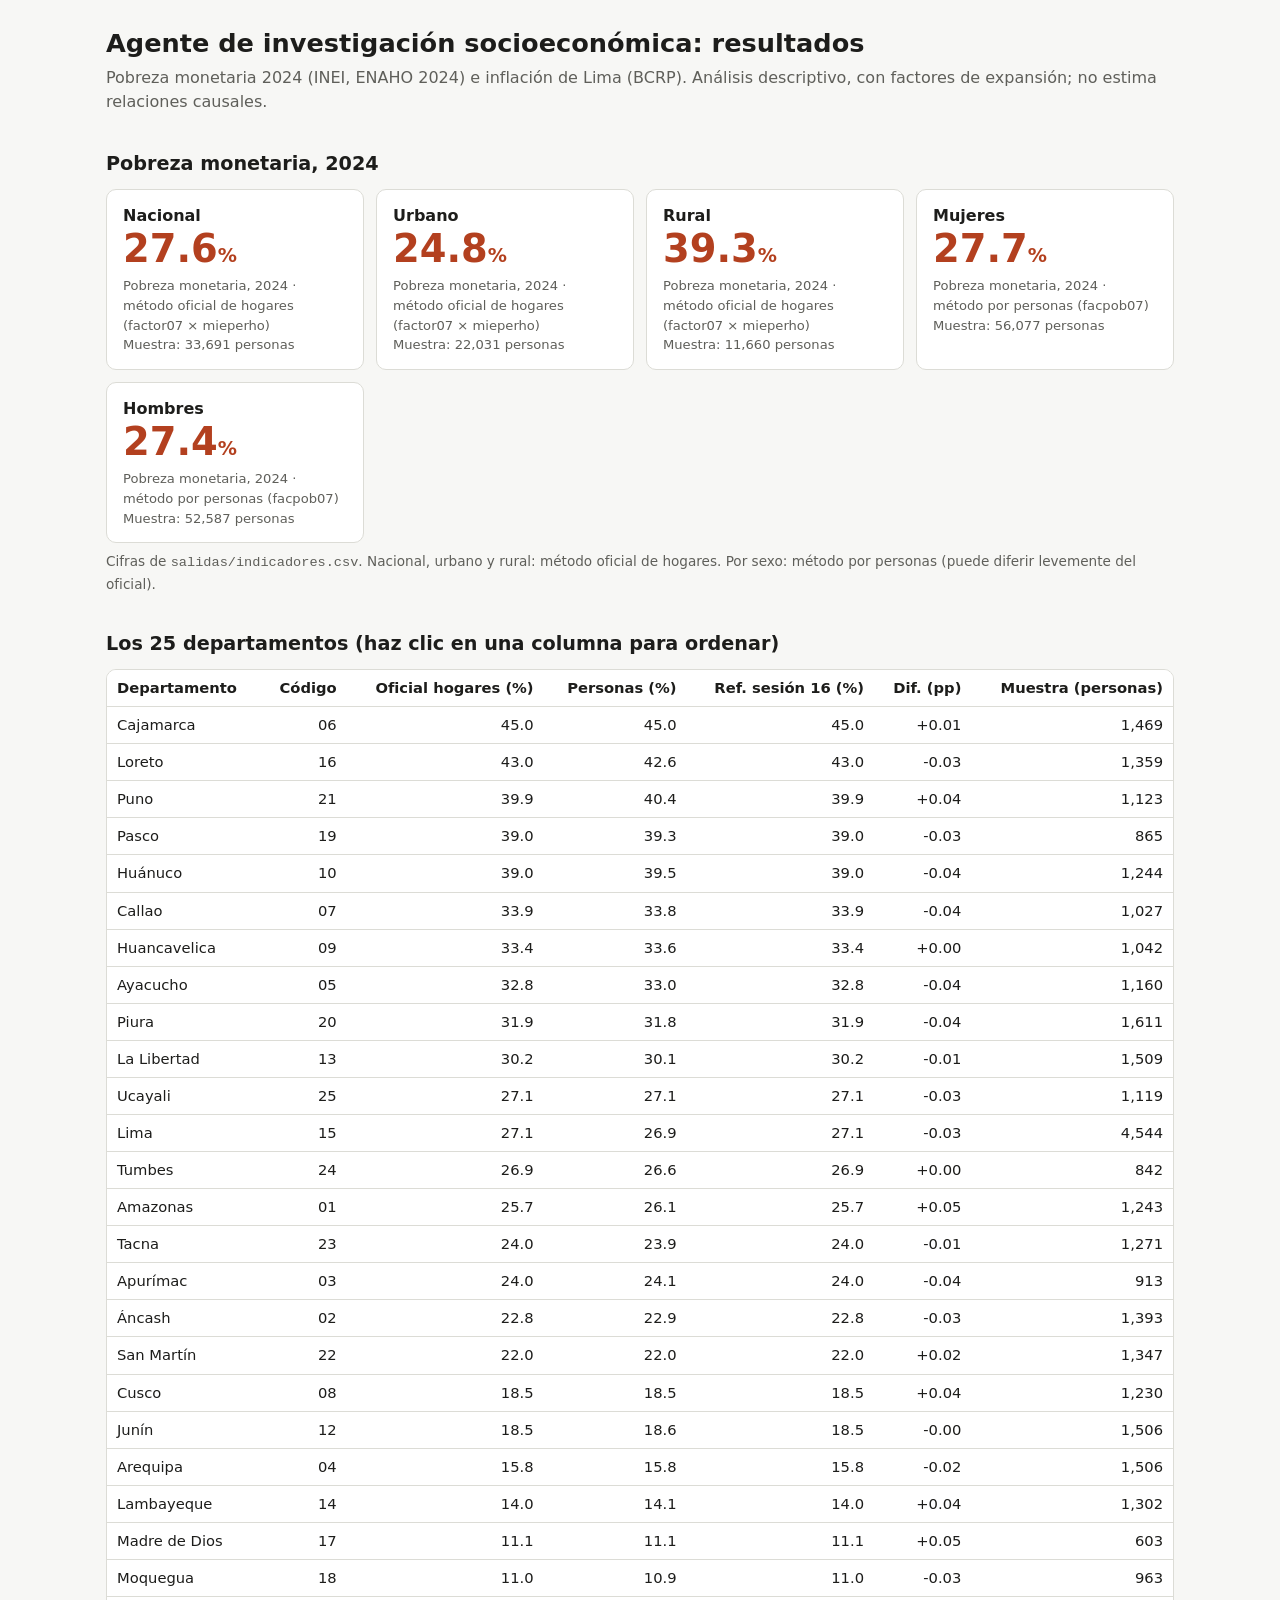
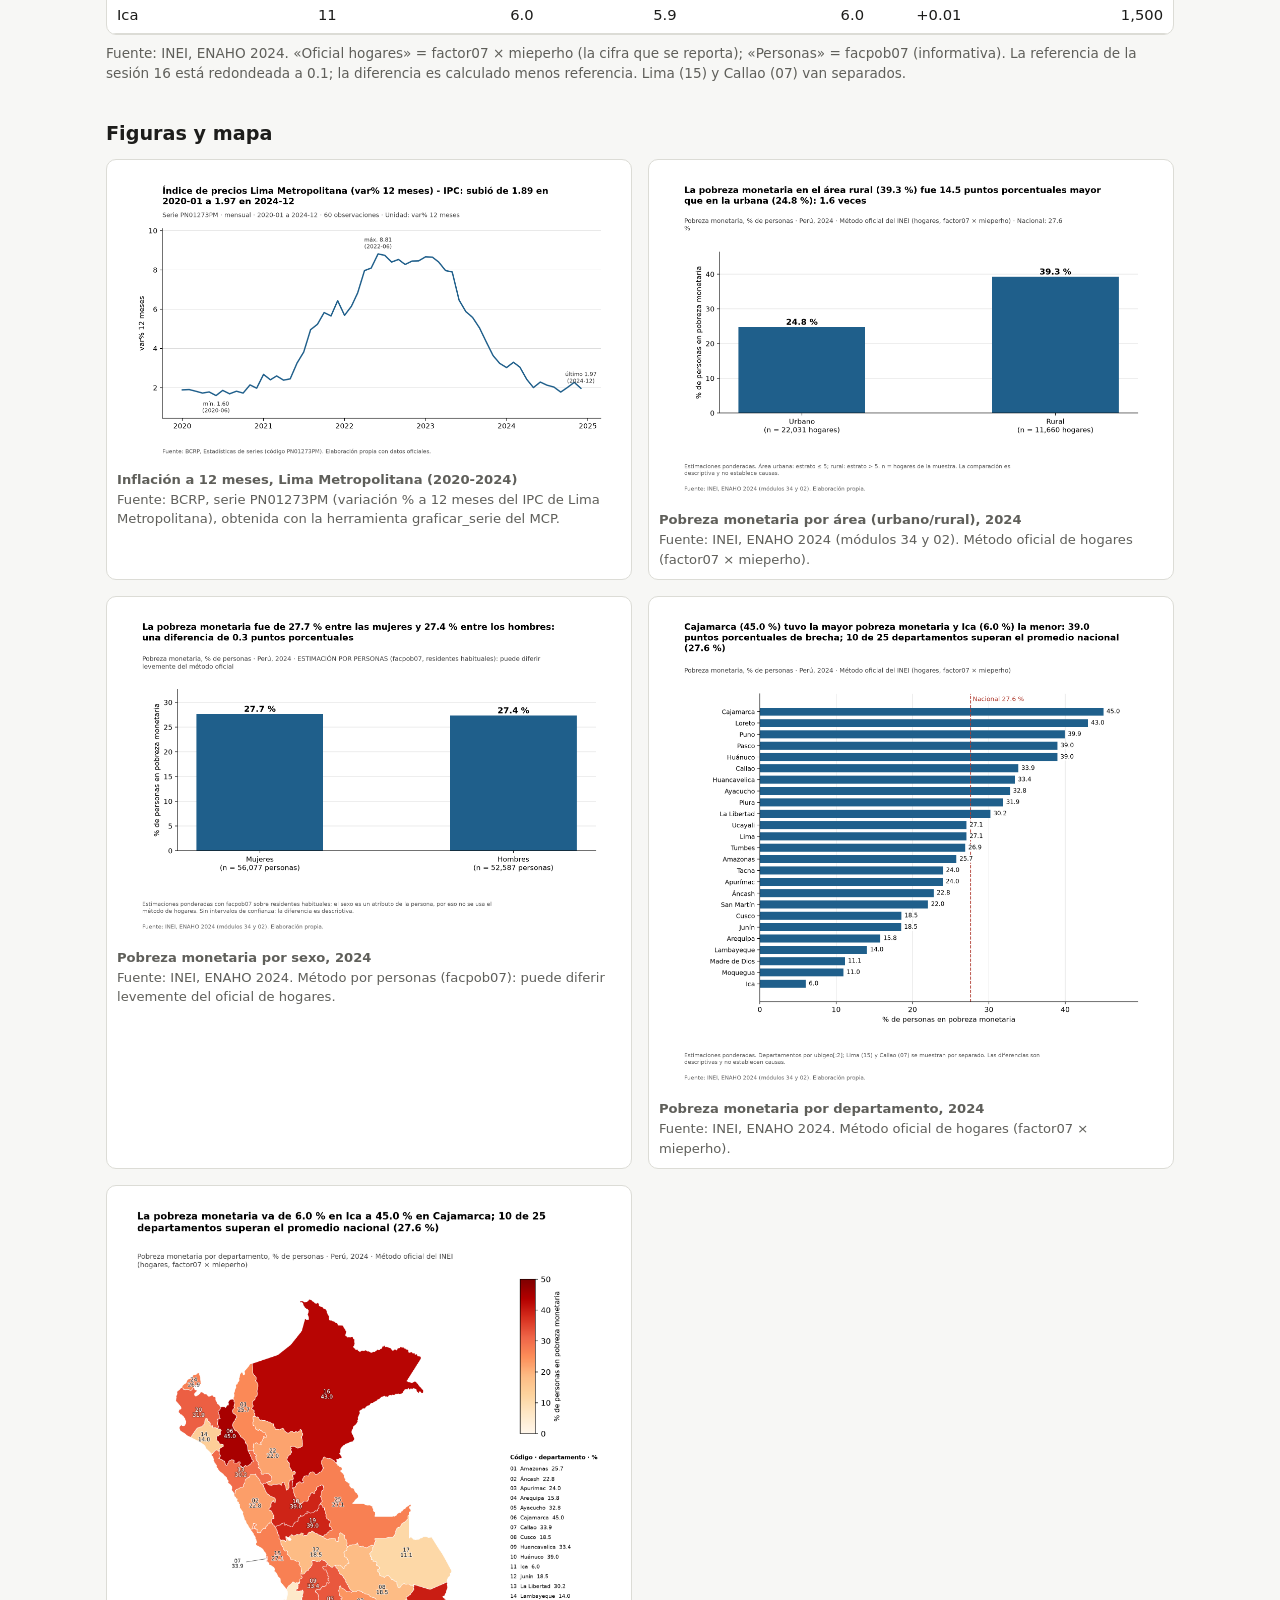
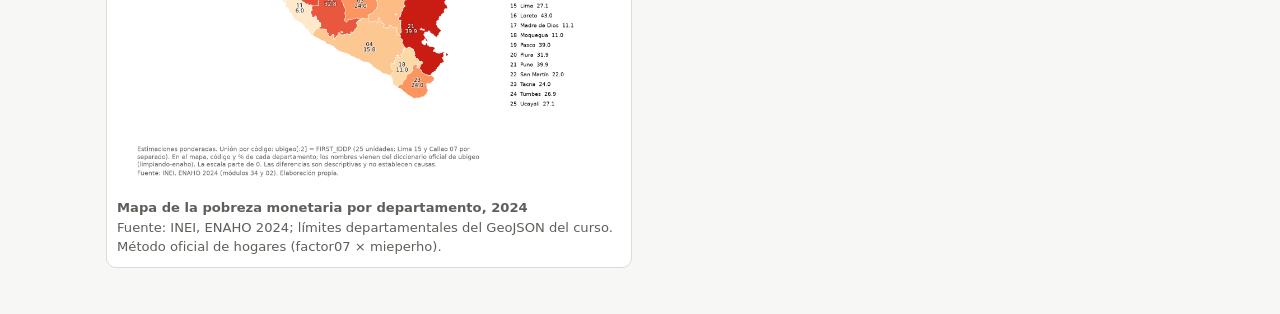
<file: tarea_4/salidas/dashboard.html>
<!doctype html>
<html lang="es"><head><meta charset="utf-8"><meta name="viewport" content="width=device-width, initial-scale=1">
<title>Dashboard Tarea 4</title>
<style>
:root{--bg:#f7f7f5;--fg:#1d1d1b;--mut:#5f5f5a;--card:#fff;--line:#dcdcd6;--acc:#b3401f}
@media (prefers-color-scheme:dark){:root{--bg:#161615;--fg:#ecece8;--mut:#a3a39c;--card:#212120;--line:#3a3a37;--acc:#f08a63}}
*{box-sizing:border-box}body{margin:0;background:var(--bg);color:var(--fg);font:16px/1.5 system-ui,Segoe UI,sans-serif}
main{max-width:1100px;margin:0 auto;padding:24px 16px 48px}h1{font-size:1.6rem;margin:0 0 4px}h2{font-size:1.2rem;margin:36px 0 10px}
.sub{color:var(--mut);margin:0 0 20px}.cards{display:grid;grid-template-columns:repeat(auto-fit,minmax(220px,1fr));gap:12px}
.card{background:var(--card);border:1px solid var(--line);border-radius:10px;padding:14px 16px}.card-t{font-weight:600}
.card-v{font-size:2.4rem;font-weight:700;color:var(--acc);line-height:1.1}.card-v span{font-size:1.2rem}.card-m{color:var(--mut);font-size:.82rem;margin-top:6px}
.wrap{overflow-x:auto;border:1px solid var(--line);border-radius:10px;background:var(--card)}
table{border-collapse:collapse;width:100%;font-size:.92rem}th,td{padding:7px 10px;text-align:right;border-bottom:1px solid var(--line);white-space:nowrap}
th:first-child,td:first-child{text-align:left}th{cursor:pointer;user-select:none;position:sticky;top:0;background:var(--card)}th:hover{color:var(--acc)}
th.asc::after{content:" ▲"}th.desc::after{content:" ▼"}.nota{color:var(--mut);font-size:.85rem;margin:8px 0 0}
.figs{display:grid;grid-template-columns:repeat(auto-fit,minmax(min(100%,480px),1fr));gap:16px}
figure{margin:0;background:var(--card);border:1px solid var(--line);border-radius:10px;padding:10px}figure img{width:100%;height:auto;display:block;border-radius:6px;background:#fff}
figcaption{font-size:.82rem;color:var(--mut);margin-top:8px}
</style></head><body><main>
<h1>Agente de investigación socioeconómica: resultados</h1>
<p class="sub">Pobreza monetaria 2024 (INEI, ENAHO 2024) e inflación de Lima (BCRP). Análisis descriptivo, con factores de expansión; no estima relaciones causales.</p>
<h2>Pobreza monetaria, 2024</h2>
<div class="cards"><div class="card"><div class="card-t">Nacional</div><div class="card-v">27.6<span>%</span></div><div class="card-m">Pobreza monetaria, 2024 · método oficial de hogares (factor07 × mieperho)<br>Muestra: 33,691 personas</div></div>
<div class="card"><div class="card-t">Urbano</div><div class="card-v">24.8<span>%</span></div><div class="card-m">Pobreza monetaria, 2024 · método oficial de hogares (factor07 × mieperho)<br>Muestra: 22,031 personas</div></div>
<div class="card"><div class="card-t">Rural</div><div class="card-v">39.3<span>%</span></div><div class="card-m">Pobreza monetaria, 2024 · método oficial de hogares (factor07 × mieperho)<br>Muestra: 11,660 personas</div></div>
<div class="card"><div class="card-t">Mujeres</div><div class="card-v">27.7<span>%</span></div><div class="card-m">Pobreza monetaria, 2024 · método por personas (facpob07)<br>Muestra: 56,077 personas</div></div>
<div class="card"><div class="card-t">Hombres</div><div class="card-v">27.4<span>%</span></div><div class="card-m">Pobreza monetaria, 2024 · método por personas (facpob07)<br>Muestra: 52,587 personas</div></div></div>
<p class="nota">Cifras de <code>salidas/indicadores.csv</code>. Nacional, urbano y rural: método oficial de hogares. Por sexo: método por personas (puede diferir levemente del oficial).</p>
<h2>Los 25 departamentos (haz clic en una columna para ordenar)</h2>
<div class="wrap"><table id="t"><thead><tr><th>Departamento</th><th>Código</th><th>Oficial hogares (%)</th><th>Personas (%)</th><th>Ref. sesión 16 (%)</th><th>Dif. (pp)</th><th>Muestra (personas)</th></tr></thead>
<tbody>
<tr><td data-v="Cajamarca">Cajamarca</td><td data-v="06">06</td><td data-v="45.0069">45.0</td><td data-v="44.995">45.0</td><td data-v="45.0">45.0</td><td data-v="0.0069">+0.01</td><td data-v="1469">1,469</td></tr>
<tr><td data-v="Loreto">Loreto</td><td data-v="16">16</td><td data-v="42.9726">43.0</td><td data-v="42.6051">42.6</td><td data-v="43.0">43.0</td><td data-v="-0.0274">-0.03</td><td data-v="1359">1,359</td></tr>
<tr><td data-v="Puno">Puno</td><td data-v="21">21</td><td data-v="39.9381">39.9</td><td data-v="40.4177">40.4</td><td data-v="39.9">39.9</td><td data-v="0.0381">+0.04</td><td data-v="1123">1,123</td></tr>
<tr><td data-v="Pasco">Pasco</td><td data-v="19">19</td><td data-v="38.972">39.0</td><td data-v="39.2818">39.3</td><td data-v="39.0">39.0</td><td data-v="-0.028">-0.03</td><td data-v="865">865</td></tr>
<tr><td data-v="Huánuco">Huánuco</td><td data-v="10">10</td><td data-v="38.9626">39.0</td><td data-v="39.4729">39.5</td><td data-v="39.0">39.0</td><td data-v="-0.0374">-0.04</td><td data-v="1244">1,244</td></tr>
<tr><td data-v="Callao">Callao</td><td data-v="07">07</td><td data-v="33.8599">33.9</td><td data-v="33.7683">33.8</td><td data-v="33.9">33.9</td><td data-v="-0.0401">-0.04</td><td data-v="1027">1,027</td></tr>
<tr><td data-v="Huancavelica">Huancavelica</td><td data-v="09">09</td><td data-v="33.4034">33.4</td><td data-v="33.6082">33.6</td><td data-v="33.4">33.4</td><td data-v="0.0034">+0.00</td><td data-v="1042">1,042</td></tr>
<tr><td data-v="Ayacucho">Ayacucho</td><td data-v="05">05</td><td data-v="32.7633">32.8</td><td data-v="33.0398">33.0</td><td data-v="32.8">32.8</td><td data-v="-0.0367">-0.04</td><td data-v="1160">1,160</td></tr>
<tr><td data-v="Piura">Piura</td><td data-v="20">20</td><td data-v="31.861">31.9</td><td data-v="31.8118">31.8</td><td data-v="31.9">31.9</td><td data-v="-0.039">-0.04</td><td data-v="1611">1,611</td></tr>
<tr><td data-v="La Libertad">La Libertad</td><td data-v="13">13</td><td data-v="30.1903">30.2</td><td data-v="30.0745">30.1</td><td data-v="30.2">30.2</td><td data-v="-0.0097">-0.01</td><td data-v="1509">1,509</td></tr>
<tr><td data-v="Ucayali">Ucayali</td><td data-v="25">25</td><td data-v="27.0701">27.1</td><td data-v="27.1231">27.1</td><td data-v="27.1">27.1</td><td data-v="-0.0299">-0.03</td><td data-v="1119">1,119</td></tr>
<tr><td data-v="Lima">Lima</td><td data-v="15">15</td><td data-v="27.0689">27.1</td><td data-v="26.8888">26.9</td><td data-v="27.1">27.1</td><td data-v="-0.0311">-0.03</td><td data-v="4544">4,544</td></tr>
<tr><td data-v="Tumbes">Tumbes</td><td data-v="24">24</td><td data-v="26.9012">26.9</td><td data-v="26.5968">26.6</td><td data-v="26.9">26.9</td><td data-v="0.0012">+0.00</td><td data-v="842">842</td></tr>
<tr><td data-v="Amazonas">Amazonas</td><td data-v="01">01</td><td data-v="25.7488">25.7</td><td data-v="26.0808">26.1</td><td data-v="25.7">25.7</td><td data-v="0.0488">+0.05</td><td data-v="1243">1,243</td></tr>
<tr><td data-v="Tacna">Tacna</td><td data-v="23">23</td><td data-v="23.989">24.0</td><td data-v="23.8832">23.9</td><td data-v="24.0">24.0</td><td data-v="-0.011">-0.01</td><td data-v="1271">1,271</td></tr>
<tr><td data-v="Apurímac">Apurímac</td><td data-v="03">03</td><td data-v="23.9587">24.0</td><td data-v="24.088">24.1</td><td data-v="24.0">24.0</td><td data-v="-0.0413">-0.04</td><td data-v="913">913</td></tr>
<tr><td data-v="Áncash">Áncash</td><td data-v="02">02</td><td data-v="22.7746">22.8</td><td data-v="22.8814">22.9</td><td data-v="22.8">22.8</td><td data-v="-0.0254">-0.03</td><td data-v="1393">1,393</td></tr>
<tr><td data-v="San Martín">San Martín</td><td data-v="22">22</td><td data-v="22.0215">22.0</td><td data-v="21.9938">22.0</td><td data-v="22.0">22.0</td><td data-v="0.0215">+0.02</td><td data-v="1347">1,347</td></tr>
<tr><td data-v="Cusco">Cusco</td><td data-v="08">08</td><td data-v="18.5413">18.5</td><td data-v="18.5393">18.5</td><td data-v="18.5">18.5</td><td data-v="0.0413">+0.04</td><td data-v="1230">1,230</td></tr>
<tr><td data-v="Junín">Junín</td><td data-v="12">12</td><td data-v="18.4994">18.5</td><td data-v="18.6104">18.6</td><td data-v="18.5">18.5</td><td data-v="-0.0006">-0.00</td><td data-v="1506">1,506</td></tr>
<tr><td data-v="Arequipa">Arequipa</td><td data-v="04">04</td><td data-v="15.7844">15.8</td><td data-v="15.7674">15.8</td><td data-v="15.8">15.8</td><td data-v="-0.0156">-0.02</td><td data-v="1506">1,506</td></tr>
<tr><td data-v="Lambayeque">Lambayeque</td><td data-v="14">14</td><td data-v="14.0406">14.0</td><td data-v="14.0526">14.1</td><td data-v="14.0">14.0</td><td data-v="0.0406">+0.04</td><td data-v="1302">1,302</td></tr>
<tr><td data-v="Madre de Dios">Madre de Dios</td><td data-v="17">17</td><td data-v="11.1478">11.1</td><td data-v="11.1359">11.1</td><td data-v="11.1">11.1</td><td data-v="0.0478">+0.05</td><td data-v="603">603</td></tr>
<tr><td data-v="Moquegua">Moquegua</td><td data-v="18">18</td><td data-v="10.9682">11.0</td><td data-v="10.8781">10.9</td><td data-v="11.0">11.0</td><td data-v="-0.0318">-0.03</td><td data-v="963">963</td></tr>
<tr><td data-v="Ica">Ica</td><td data-v="11">11</td><td data-v="6.0142">6.0</td><td data-v="5.9139">5.9</td><td data-v="6.0">6.0</td><td data-v="0.0142">+0.01</td><td data-v="1500">1,500</td></tr>
</tbody></table></div>
<p class="nota">Fuente: INEI, ENAHO 2024. «Oficial hogares» = factor07 × mieperho (la cifra que se reporta); «Personas» = facpob07 (informativa). La referencia de la sesión 16 está redondeada a 0.1; la diferencia es calculado menos referencia. Lima (15) y Callao (07) van separados.</p>
<h2>Figuras y mapa</h2>
<div class="figs">
<figure><img src="../figuras/bcrp_PN01273PM_2020-01_2024-12.png" alt="Inflación a 12 meses, Lima Metropolitana (2020-2024)" loading="lazy"><figcaption><b>Inflación a 12 meses, Lima Metropolitana (2020-2024)</b><br>Fuente: BCRP, serie PN01273PM (variación % a 12 meses del IPC de Lima Metropolitana), obtenida con la herramienta graficar_serie del MCP.</figcaption></figure>
<figure><img src="../figuras/enaho2024_pobreza_area.png" alt="Pobreza monetaria por área (urbano/rural), 2024" loading="lazy"><figcaption><b>Pobreza monetaria por área (urbano/rural), 2024</b><br>Fuente: INEI, ENAHO 2024 (módulos 34 y 02). Método oficial de hogares (factor07 × mieperho).</figcaption></figure>
<figure><img src="../figuras/enaho2024_pobreza_sexo.png" alt="Pobreza monetaria por sexo, 2024" loading="lazy"><figcaption><b>Pobreza monetaria por sexo, 2024</b><br>Fuente: INEI, ENAHO 2024. Método por personas (facpob07): puede diferir levemente del oficial de hogares.</figcaption></figure>
<figure><img src="../figuras/enaho2024_pobreza_departamento.png" alt="Pobreza monetaria por departamento, 2024" loading="lazy"><figcaption><b>Pobreza monetaria por departamento, 2024</b><br>Fuente: INEI, ENAHO 2024. Método oficial de hogares (factor07 × mieperho).</figcaption></figure>
<figure><img src="../mapas/pobreza_departamento_2024.png" alt="Mapa de la pobreza monetaria por departamento, 2024" loading="lazy"><figcaption><b>Mapa de la pobreza monetaria por departamento, 2024</b><br>Fuente: INEI, ENAHO 2024; límites departamentales del GeoJSON del curso. Método oficial de hogares (factor07 × mieperho).</figcaption></figure>
</div>
</main>
<script>
const t=document.getElementById('t'),th=t.tHead.rows[0].cells,tb=t.tBodies[0];
[...th].forEach((h,i)=>h.addEventListener('click',()=>{
  const asc=!h.classList.contains('asc');[...th].forEach(x=>x.classList.remove('asc','desc'));h.classList.add(asc?'asc':'desc');
  const val=r=>{const v=r.cells[i].dataset.v,n=parseFloat(v);return (i<2)?v:n};
  [...tb.rows].sort((a,b)=>{const x=val(a),y=val(b);return (typeof x==='string'?x.localeCompare(y,'es'):x-y)*(asc?1:-1)}).forEach(r=>tb.appendChild(r));
}));
</script></body></html>
</file>
<file: tarea_3/web/styles.css>
/* Paletas validadas con dataviz/scripts/validate_palette.js (ver README, sección "Diseño"). */
:root {
  color-scheme: light;
  --page: #f9f9f7; --surface: #fcfcfb; --ink: #0b0b0b; --ink-2: #52514e; --muted: #6f6d68;
  --grid: #e1e0d9; --axis: #c3c2b7; --border: rgba(11, 11, 11, .10); --wash: rgba(42, 120, 214, .08);
  --s1: #2a78d6; --s2: #eb6834; --rest: #b9b7b0; --bar: #256abf;
  --q1: #86b6ef; --q2: #5598e7; --q3: #2a78d6; --q4: #1c5cab; --q5: #0d366b;
  --dn2: #e34948; --dn1: #ea9c9a; --dmid: #f0efec; --dp1: #8db4e1; --dp2: #2a78d6;
  --nodata: #e9e8e3; --nodata-ink: #b9b7b0; --map-stroke: #fcfcfb; --sel: #0b0b0b;
  --warn-bg: #fff4e0; --shadow: 0 1px 2px rgba(0, 0, 0, .05);
}
@media (prefers-color-scheme: dark) {
  :root:not([data-theme="light"]) {
    color-scheme: dark;
    --page: #0d0d0d; --surface: #1a1a19; --ink: #f0efec; --ink-2: #c3c2b7; --muted: #a09e97;
    --grid: #2c2c2a; --axis: #383835; --border: rgba(255, 255, 255, .10); --wash: rgba(57, 135, 229, .14);
    --s1: #3987e5; --s2: #d95926; --rest: #5b5a55; --bar: #3987e5;
    --q1: #184f95; --q2: #2a78d6; --q3: #5598e7; --q4: #86b6ef; --q5: #b7d3f6;
    --dn2: #e66767; --dn1: #8f4f4e; --dmid: #383835; --dp1: #385f8d; --dp2: #3987e5;
    --nodata: #262624; --nodata-ink: #4a4945; --map-stroke: #1a1a19; --sel: #f0efec;
    --warn-bg: #3a2c12; --shadow: none;
  }
}
:root[data-theme="dark"] {
  color-scheme: dark;
  --page: #0d0d0d; --surface: #1a1a19; --ink: #f0efec; --ink-2: #c3c2b7; --muted: #a09e97;
  --grid: #2c2c2a; --axis: #383835; --border: rgba(255, 255, 255, .10); --wash: rgba(57, 135, 229, .14);
  --s1: #3987e5; --s2: #d95926; --rest: #5b5a55; --bar: #3987e5;
  --q1: #184f95; --q2: #2a78d6; --q3: #5598e7; --q4: #86b6ef; --q5: #b7d3f6;
  --dn2: #e66767; --dn1: #8f4f4e; --dmid: #383835; --dp1: #385f8d; --dp2: #3987e5;
  --nodata: #262624; --nodata-ink: #4a4945; --map-stroke: #1a1a19; --sel: #f0efec;
  --warn-bg: #3a2c12; --shadow: none;
}

* { box-sizing: border-box; }
html { -webkit-text-size-adjust: 100%; scroll-behavior: smooth; scroll-padding-top: 64px; }
body { margin: 0; background: var(--page); color: var(--ink); font: 16px/1.55 system-ui, -apple-system, "Segoe UI", Roboto, sans-serif; }
a { color: var(--s1); }
code { font-size: .9em; }
h1, h2, h3 { line-height: 1.2; margin: 0 0 .5em; }
h1 { font-size: clamp(1.75rem, 6vw, 2.6rem); letter-spacing: -.01em; }
h2 { font-size: 1.5rem; padding-top: 8px; }
h3 { font-size: 1.05rem; }
.wrap { max-width: 1180px; margin: 0 auto; padding: 0 16px; }
.note { color: var(--ink-2); font-size: .875rem; }
.sub { color: var(--ink-2); font-size: .875rem; margin: -.25em 0 .75em; }
.skip { position: absolute; left: -999px; }
.skip:focus { left: 8px; top: 8px; z-index: 20; background: var(--surface); padding: 8px; }
:focus-visible { outline: 2px solid var(--s1); outline-offset: 2px; }

/* navegación fija */
.topnav { position: sticky; top: 0; z-index: 10; background: var(--page); border-bottom: 1px solid var(--border); }
.navin { display: flex; align-items: center; gap: 8px; height: 52px; }
.brand { font-weight: 650; color: var(--ink); text-decoration: none; white-space: nowrap; display: none; }
.topnav ul { display: flex; gap: 2px; list-style: none; margin: 0; padding: 0; overflow-x: auto; flex: 1; min-width: 0; scrollbar-width: none; }
.topnav li a { display: block; padding: 6px 7px; border-radius: 6px; color: var(--ink-2); text-decoration: none; font-size: .9rem; white-space: nowrap; }
.topnav li a:hover { background: var(--wash); color: var(--ink); }

/* botones y controles */
.btn { font: inherit; font-size: .875rem; color: var(--ink); background: var(--surface); border: 1px solid var(--axis); border-radius: 8px; padding: 6px 12px; cursor: pointer; min-height: 36px; }
.btn:hover { background: var(--wash); }
.btn.ghost { border-color: transparent; white-space: nowrap; }
.btn.icon { width: 36px; padding: 0; font-size: 1.1rem; }
select, input[type="search"], input[list] { font: inherit; font-size: .9rem; color: var(--ink); background: var(--surface); border: 1px solid var(--axis); border-radius: 8px; padding: 6px 8px; min-height: 36px; width: 100%; }
input[type="range"] { width: 100%; accent-color: var(--s1); }
label { display: flex; flex-direction: column; gap: 4px; font-size: .875rem; color: var(--ink-2); }
label.inline { flex-direction: row; align-items: center; gap: 8px; }
label.inline select, label.inline input { width: auto; }
label.grow { flex: 1; }
label.grow input { flex: 1; min-width: 0; }

/* cabecera */
.hero { background: linear-gradient(180deg, var(--wash) 0%, transparent 100%); border-bottom: 1px solid var(--border); padding: 28px 0 32px; }
.hero-in { display: grid; gap: 24px; align-items: start; }
.eyebrow { color: var(--ink-2); font-size: .85rem; margin: 0 0 10px; letter-spacing: .01em; }
.hero h1 { font-size: clamp(2rem, 7vw, 3.4rem); letter-spacing: -.025em; line-height: 1.05; margin-bottom: .35em; }
.question { font-size: clamp(1.1rem, 3.8vw, 1.4rem); font-weight: 600; line-height: 1.3; max-width: 34em; margin: 0 0 12px; padding-left: 14px; border-left: 3px solid var(--s1); }
.context { color: var(--ink-2); max-width: 40em; margin: 0 0 18px; }
.hero-cta { display: flex; flex-wrap: wrap; gap: 8px; margin: 0; }
.hero-cta .btn { text-decoration: none; display: inline-flex; align-items: center; }
.btn.primary { background: var(--s1); border-color: var(--s1); color: #fff; font-weight: 600; }
.btn.primary:hover { background: var(--s1); filter: brightness(1.1); }
.answer { background: var(--surface); border: 1px solid var(--border); border-radius: 14px; padding: 18px; box-shadow: 0 6px 24px rgba(11, 11, 11, .06); }
.answer-t { font-size: .8rem; text-transform: uppercase; letter-spacing: .08em; color: var(--ink-2); padding: 0; margin: 0 0 12px; font-weight: 650; }
.answer-l { list-style: none; margin: 0; padding: 0; display: grid; gap: 14px; }
.answer-l li { display: grid; grid-template-columns: 28px 1fr; gap: 10px; align-items: start; }
.answer-l p { margin: 0; font-size: .95rem; line-height: 1.45; }
.answer-l .n { width: 26px; height: 26px; border-radius: 50%; background: var(--s1); color: #fff; font-weight: 700; font-size: .85rem; display: grid; place-items: center; }
.kicker { margin: 0 0 4px; font-size: .8rem; font-weight: 650; letter-spacing: .08em; text-transform: uppercase; color: var(--s1); }
.lead { color: var(--ink-2); font-size: 1.05rem; max-width: 44em; margin: -.1em 0 16px; }
.sec h2 { font-size: clamp(1.4rem, 4.5vw, 1.9rem); letter-spacing: -.015em; padding-top: 0; max-width: 28em; }
.sub-h { margin-top: 28px; font-size: 1.15rem; }
.sec { padding-top: 56px; }
.meter { height: 8px; background: var(--grid); border-radius: 4px; overflow: hidden; margin: 14px 0 6px; }
.meter i { display: block; height: 100%; background: var(--s1); border-radius: 4px; min-width: 3px; }
.meter-l { display: flex; justify-content: space-between; font-size: .8rem; color: var(--ink-2); margin-bottom: 8px; }
.topnav li a[aria-current="true"] { color: var(--ink); font-weight: 650; box-shadow: inset 0 -2px 0 var(--s1); border-radius: 0; }
.topnav { backdrop-filter: saturate(1.4) blur(6px); }

/* matriz de calor del Top 15 */
.mx-grp, .mx-head, .mx-row.hb-row { --mxw: 3.3rem; display: grid; grid-template-columns: minmax(0, 1fr) repeat(4, var(--mxw)); gap: 3px; align-items: center; }
@media (min-width: 640px) { .mx-grp, .mx-head, .mx-row.hb-row { --mxw: 5.4rem; } }
.mx-grp { font-size: .68rem; color: var(--muted); text-align: center; margin-top: 6px; }
.mx-grp .g1, .mx-grp .g2 { border-bottom: 2px solid var(--grid); padding-bottom: 2px; overflow: hidden; text-overflow: ellipsis; white-space: nowrap; }
.mx-grp .g2 { grid-column: 3 / span 3; }
.mx-head { font-size: .7rem; color: var(--ink-2); font-weight: 600; text-align: center; margin: 3px 0 4px; }
.mx-head span:first-child { text-align: left; font-weight: 500; color: var(--muted); }
.mx-head b, .mx-head i { font-weight: 600; font-style: normal; }
.mx-head i { display: none; }
@media (max-width: 639px) { .mx-head b { display: none; } .mx-head i { display: inline; } .mx-grp .g2 { font-size: .6rem; } }
.mx-head span { overflow: hidden; text-overflow: ellipsis; white-space: nowrap; }
.mx-row { padding: 1px 0; margin-bottom: 0; }
.mx-row .hb-lab { display: flex; align-items: center; gap: .45em; min-width: 0; font-size: .82rem; }
.mx-row .hb-lab > b { flex: none; min-width: 1.4em; color: var(--ink-2); font-weight: 600; font-variant-numeric: tabular-nums; }
.mx-row .mn { display: block; min-width: 0; line-height: 1.15; overflow: hidden; text-overflow: ellipsis; white-space: nowrap; }
.mx-row .mn small { display: block; font-size: .68rem; color: var(--muted); overflow: hidden; text-overflow: ellipsis; }
.mx-c { display: block; text-align: center; font-size: .8rem; font-weight: 600; line-height: 34px; border-radius: 4px; font-variant-numeric: tabular-nums; }
@media (max-width: 420px) { .mx-head { font-size: .62rem; } .mx-row .hb-lab { font-size: .76rem; } }
/* guía de lectura */
.guide { padding-top: 20px; padding-bottom: 4px; }
.guide h2 { font-size: 1.05rem; margin: 0 0 10px; padding: 0; }
.guide-g { display: grid; gap: 10px; margin: 0; grid-template-columns: 1fr; }
.guide-g > div { background: var(--surface); border: 1px solid var(--border); border-radius: 12px; padding: 12px 14px; }
.guide-g dt { font-weight: 650; font-size: .92rem; margin-bottom: 4px; display: flex; align-items: center; gap: .4em; }
.guide-g dd { margin: 0; color: var(--ink-2); font-size: .88rem; line-height: 1.45; }
.guide-g dd b { color: var(--ink); font-weight: 600; }
@media (min-width: 640px) { .guide-g { grid-template-columns: repeat(2, 1fr); } }
@media (min-width: 1000px) { .guide-g { grid-template-columns: repeat(4, 1fr); } }
/* comparador */
.cmp-side { border: 1px solid var(--border); border-radius: 12px; padding: 8px 12px 12px; margin: 0; display: grid; gap: 8px; min-width: 0; }
.cmp-side legend { padding: 0 6px; }
.cmp-side label { display: grid; gap: 3px; font-size: .78rem; color: var(--ink-2); min-width: 0; }
.cmp-side select { width: 100%; min-width: 0; text-overflow: ellipsis; }
.cmp-tools { display: flex; flex-wrap: wrap; gap: 8px; margin-bottom: 10px; }
.cmp-sum { margin: 0 0 12px; font-size: .95rem; line-height: 1.45; }
@media (max-width: 420px) { .mx-head { font-size: .6rem; letter-spacing: -.01em; } }

/* tarjetas y secciones */
.sec { padding-top: 32px; padding-bottom: 8px; }
.card { background: var(--surface); border: 1px solid var(--border); border-radius: 12px; padding: 16px; box-shadow: var(--shadow); margin-bottom: 16px; min-width: 0; }

/* panorama */
.pan-grid { display: grid; gap: 16px; margin-bottom: 8px; }
.herofig { margin: 0; }
.hero-v { font-size: 64px; font-weight: 650; line-height: 1; letter-spacing: -.02em; }
.hero-l { font-size: 1.1rem; font-weight: 600; margin-top: 6px; }
.hero-s { color: var(--ink-2); margin: 8px 0 0; }
.kpis { display: grid; grid-template-columns: 1fr 1fr; gap: 12px; }
.kpi { margin: 0; padding: 12px; }
.kpi-l { font-size: .8rem; color: var(--ink-2); min-height: 2.5em; }
.kpi-v { font-size: 1.9rem; font-weight: 650; line-height: 1.1; margin: 4px 0; }
.kpi-n { font-size: .75rem; color: var(--ink-2); }
.plain { max-width: 52em; }
.plain p:not(.note) { font-size: 1.05rem; margin: 0 0 10px; }
.findings { list-style: none; counter-reset: h; margin: 0; padding: 0; display: grid; gap: 12px; }
.findings li { counter-increment: h; background: var(--surface); border: 1px solid var(--border); border-top: 3px solid var(--s1); border-radius: 12px; padding: 14px 16px; }
.findings li::before { content: counter(h, decimal-leading-zero); display: block; font-size: .75rem; font-weight: 700; color: var(--s1); letter-spacing: .06em; margin-bottom: 4px; }
.findings li b { display: block; font-size: 1.02rem; line-height: 1.3; margin-bottom: 4px; }
.findings li span { color: var(--ink-2); font-size: .9rem; }
@media (min-width: 720px) { .findings { grid-template-columns: repeat(2, 1fr); } }
@media (min-width: 1040px) { .findings { grid-template-columns: repeat(3, 1fr); } }

/* filtros */
.filters { display: grid; grid-template-columns: 1fr 1fr; gap: 10px 12px; align-items: end; }
.filters label.check { flex-direction: row; align-items: center; gap: 8px; color: var(--ink); min-height: 36px; }
.filters label.check input { width: 18px; height: 18px; accent-color: var(--s1); }
.f-head, .f-count { grid-column: 1 / -1; margin: 0; }
.f-count { font-size: .85rem; color: var(--ink-2); }
.active-f { font-size: .875rem; color: var(--ink-2); }

/* mapa */
.map-grid { display: grid; gap: 16px; }
.map-card { margin: 0; }
.map-top { display: flex; flex-wrap: wrap; gap: 8px; justify-content: space-between; align-items: center; margin-bottom: 8px; }
.zoom { display: flex; gap: 6px; }
.map-wrap { position: relative; }
#map { display: block; width: 100%; height: 440px; touch-action: none; cursor: grab; border-radius: 8px; background: var(--surface); }
#map.drag { cursor: grabbing; }
#map:focus-visible { outline: 2px solid var(--s1); outline-offset: 2px; }
.legend { display: flex; flex-wrap: wrap; gap: 6px 14px; align-items: center; margin: 10px 0 4px; font-size: .8rem; color: var(--ink-2); }
.legend .lt { width: 100%; font-weight: 600; color: var(--ink); }
.legend .sw { display: inline-block; width: 14px; height: 14px; border-radius: 3px; vertical-align: -2px; margin-right: 5px; }
.legend .sw.nd, .sw.nd { background: repeating-linear-gradient(45deg, var(--nodata) 0 3px, var(--nodata-ink) 3px 4px); }
.legend .sw.fade { background: var(--q3); opacity: .2; }
.chips { display: flex; flex-wrap: wrap; gap: 6px; }
.chip { font: inherit; font-size: .8rem; color: var(--ink); background: var(--page); border: 1px solid var(--border); border-radius: 999px; padding: 4px 10px; cursor: pointer; }
.chip:hover { background: var(--wash); }
.detail { margin: 0; }
.detail h3 { margin-bottom: 2px; }
.detail .loc { color: var(--ink-2); font-size: .875rem; margin-bottom: 10px; }
.detail .bigix { font-size: 2rem; font-weight: 650; line-height: 1; }
.dims { display: grid; gap: 8px; margin: 12px 0; }
.dim { display: grid; grid-template-columns: 8.5em 1fr 2.6em; gap: 8px; align-items: center; font-size: .8rem; color: var(--ink-2); }
.dim .tr { height: 8px; background: var(--grid); border-radius: 4px; overflow: hidden; }
.dim .fi { display: block; height: 100%; background: var(--bar); border-radius: 0 4px 4px 0; }
.dim .vv { text-align: right; color: var(--ink); font-variant-numeric: tabular-nums; }
.dl { display: grid; grid-template-columns: 1fr auto; gap: 4px 12px; margin: 0; font-size: .85rem; }
.dl dt { color: var(--ink-2); }
.dl dd { margin: 0; text-align: right; font-variant-numeric: tabular-nums; }
.flag { background: var(--warn-bg); border-radius: 6px; padding: 6px 8px; font-size: .8rem; margin: 8px 0 0; }

/* pesos */
.w-grid { display: grid; gap: 14px; margin: 12px 0; }
.w-grid label { color: var(--ink); font-weight: 550; }
.w-grid .note { font-weight: 400; }
.w-grid output { font-weight: 400; color: var(--ink-2); font-variant-numeric: tabular-nums; }
.warn { background: var(--warn-bg); padding: 6px 10px; border-radius: 6px; font-size: .875rem; }

/* barras horizontales (HTML) */
.charts2 { display: grid; gap: 0 16px; }
.hbars { --lab: 9.5em; }
.hb-row { display: grid; grid-template-columns: var(--lab) minmax(0, 1fr); align-items: center; gap: 8px; min-height: 26px; border-radius: 6px; cursor: pointer; }
.hb-row:hover, .hb-row:focus-visible, .hb-row.on { background: var(--wash); }
.hb-lab { font-size: .8rem; color: var(--ink); white-space: nowrap; overflow: hidden; text-overflow: ellipsis; padding-left: 4px; }
.hb-lab small { color: var(--ink-2); font-size: .75rem; }
.hb-track { position: relative; height: 26px; margin-right: 2.8em; display: flex; align-items: center;
  background-image: linear-gradient(to right, var(--grid) 1px, transparent 1px); background-size: 25% 100%; border-right: 1px solid var(--grid); }
.hb-bar { flex: none; height: 16px; background: var(--bar); border-radius: 0 4px 4px 0; min-width: 2px; }
.hb-val { flex: none; font-size: .75rem; color: var(--ink); margin-left: 4px; font-variant-numeric: tabular-nums; white-space: nowrap; }
.hb-axis { display: grid; grid-template-columns: var(--lab) minmax(0, 1fr); gap: 8px; margin-top: 2px; }
.hb-ticks { position: relative; height: 16px; margin-right: 2.8em; font-size: .7rem; color: var(--muted); font-variant-numeric: tabular-nums; }
.hb-ticks span { position: absolute; transform: translateX(-50%); }
.hb-ticks span:first-child { transform: none; }
.hb-ticks span:last-child { transform: translateX(-100%); }
.empty { color: var(--ink-2); font-size: .875rem; padding: 12px 0; }

/* dispersión */
.keys { display: flex; flex-wrap: wrap; gap: 14px; font-size: .8rem; color: var(--ink-2); margin-bottom: 6px; }
.key { display: inline-flex; align-items: center; gap: 6px; }
.dot { display: inline-block; width: 10px; height: 10px; border-radius: 50%; }
.dot.s1 { background: var(--s1); } .dot.s2 { background: var(--s2); } .dot.rest { background: var(--rest); }
.scatter svg { display: block; width: 100%; overflow: visible; }
.scatter:focus-visible { outline: none; }
.scatter svg:focus-visible { outline: 2px solid var(--s1); outline-offset: 2px; border-radius: 4px; }
.ax text { fill: var(--muted); font-size: 11px; font-variant-numeric: tabular-nums; }
.ax line { stroke: var(--grid); stroke-width: 1; }
.ax .base { stroke: var(--axis); }
.axl { fill: var(--ink-2); font-size: 12px; }
.ref { stroke: var(--ink-2); stroke-width: 1; }
.lbl { fill: var(--ink); font-size: 11px; font-weight: 600; paint-order: stroke; stroke: var(--surface); stroke-width: 4px; }

/* comparador */
.cmp-in { display: grid; gap: 10px; margin-bottom: 12px; }
.cmp-in label .key { color: var(--ink); font-weight: 550; }
.cmp { display: grid; gap: 10px; margin-bottom: 10px; }
.cmp-row { display: grid; grid-template-columns: 6.5em minmax(0, 1fr); gap: 8px; align-items: center; border-radius: 6px; }
.cmp-row:hover, .cmp-row:focus-visible { background: var(--wash); }
.cmp-row .lab { font-size: .8rem; color: var(--ink-2); padding-left: 4px; }
.cmp-bars { display: grid; gap: 2px; padding: 3px 0;
  background-image: linear-gradient(to right, var(--grid) 1px, transparent 1px); background-size: 25% 100%; border-right: 1px solid var(--grid); }
.cmp-bars i { display: block; height: 12px; border-radius: 0 4px 4px 0; min-width: 2px; }
.cmp-bars i.a { background: var(--s1); } .cmp-bars i.b { background: var(--s2); }

/* tablas */
.tbl-tools { display: flex; flex-wrap: wrap; gap: 8px; align-items: center; margin-bottom: 6px; }
.tblwrap { overflow-x: auto; -webkit-overflow-scrolling: touch; max-width: 100%; }
.tbl { border-collapse: collapse; width: 100%; font-size: .82rem; font-variant-numeric: tabular-nums; }
.tbl th, .tbl td { padding: 6px 8px; border-bottom: 1px solid var(--grid); text-align: right; white-space: nowrap; }
.tbl th:nth-child(-n+3), .tbl td:nth-child(-n+3) { text-align: left; }
.tbl th { font-weight: 600; color: var(--ink-2); position: sticky; top: 0; background: var(--surface); }
.tbl th button { font: inherit; color: inherit; background: none; border: 0; padding: 0; cursor: pointer; }
.tbl th[aria-sort="ascending"] button::after { content: " ▲"; }
.tbl th[aria-sort="descending"] button::after { content: " ▼"; }
.tbl tbody tr { cursor: pointer; }
.tbl tbody tr:hover, .tbl tbody tr:focus-visible { background: var(--wash); }
.tbl.simple th, .tbl.simple td { text-align: left; }
.tbl.simple .n { text-align: right; }
#more { margin-top: 10px; }
.tv { margin-top: 10px; font-size: .875rem; }
.tv summary { cursor: pointer; color: var(--s1); }
.tv .tv-body { max-height: 360px; overflow: auto; margin-top: 8px; }

/* método */
.aviso { background: var(--wash); border-left: 3px solid var(--s1); padding: 12px 14px; border-radius: 6px; margin-bottom: 16px; }
.met-grid { display: grid; gap: 8px 32px; }
.steps, .lims, .src { padding-left: 1.2em; }
.steps li, .lims li, .src li { margin-bottom: 6px; }
footer { padding: 24px 0 48px; }

/* tooltip */
.tip { position: fixed; z-index: 30; pointer-events: none; max-width: 260px; background: var(--surface); color: var(--ink); border: 1px solid var(--border);
  border-radius: 8px; padding: 8px 10px; font-size: .8rem; line-height: 1.4; box-shadow: 0 4px 16px rgba(0, 0, 0, .12); }
.tip b { display: block; font-size: .85rem; }
.tip .tsub { color: var(--ink-2); display: block; margin-bottom: 4px; }
.tip .tr { display: flex; justify-content: space-between; gap: 12px; }
.tip .tr span:first-child { color: var(--ink-2); }
.tip .tr span:last-child { font-weight: 600; font-variant-numeric: tabular-nums; }

/* escritorio */
@media (min-width: 640px) {
  .brand { display: block; }
  .kpis { grid-template-columns: repeat(4, 1fr); }
  .filters { grid-template-columns: repeat(3, 1fr); }
  .f-head { grid-column: 1 / -1; }
  .w-grid { grid-template-columns: repeat(3, 1fr); }
  .cmp-in { grid-template-columns: 1fr 1fr; }
  .hbars { --lab: 13em; }
}
@media (min-width: 960px) {
  .hero-in { grid-template-columns: minmax(0, 1.25fr) minmax(0, 1fr); gap: 40px; }
  .answer { margin-top: 28px; }
  .pan-grid { grid-template-columns: 1fr 2fr; align-items: stretch; }
  .kpis { grid-template-columns: 1fr 1fr; }
  .map-grid { grid-template-columns: minmax(0, 1fr) 340px; align-items: start; }
  .detail { position: sticky; top: 68px; }
  #map { height: 640px; }
  .charts2 { grid-template-columns: 1fr 1fr; }
  .met-grid { grid-template-columns: 1fr 1fr; }
}
@media (forced-colors: active) { .hb-bar, .dim .fi, .cmp-bars i { forced-color-adjust: none; } }

/* íconos, motivos y perfiles de respuesta */
.ic { width: 1.15em; height: 1.15em; fill: none; stroke: currentColor; stroke-width: 1.8; stroke-linecap: round; stroke-linejoin: round; vertical-align: -.2em; margin-right: .4em; color: var(--s1); flex: none; }
.kpi-l .ic, .hero-l .ic { margin-right: .35em; }
.hero-l .ic { width: 1.2em; height: 1.2em; }
.wl, .dl-lab { display: inline-flex; align-items: center; }
.dl-lab { white-space: nowrap; }
.sub-i { font-size: .8rem; color: var(--ink-2); margin: 0 0 12px; line-height: 1.5; }
.sub-i .ic { margin-left: 0; }
.why { border-top: 1px solid var(--grid); padding-top: 10px; margin: 0 0 12px; font-size: .85rem; }
.why b { display: block; margin-bottom: 6px; }
.mots { display: flex; flex-wrap: wrap; gap: 6px; }
.mot { display: inline-flex; align-items: center; background: var(--wash); border: 1px solid var(--border); border-radius: 999px; padding: 3px 10px 3px 8px; font-size: .78rem; }
.mot .ic { margin-right: .3em; }
.robust-l { margin: 8px 0 0; }
.robust { margin: 10px 0 0; }
.perf-grid { display: grid; gap: 12px; margin-top: 10px; }
.perf { background: var(--page); border: 1px solid var(--border); border-radius: 10px; padding: 12px 14px; display: flex; flex-direction: column; gap: 6px; }
.perf-t { font-weight: 650; display: flex; align-items: center; }
.perf-n { font-size: 1.7rem; font-weight: 650; line-height: 1.1; }
.perf-n small { font-size: .78rem; font-weight: 400; color: var(--ink-2); display: block; }
.perf p { margin: 0; font-size: .85rem; color: var(--ink-2); flex: 1; }
.perf .btn { align-self: flex-start; }
.usos { padding-left: 1.2em; }
.usos li { margin-bottom: 6px; }
@media (min-width: 720px) { .perf-grid { grid-template-columns: repeat(2, 1fr); } }
@media (min-width: 1040px) { .perf-grid { grid-template-columns: repeat(4, 1fr); } }
.map-top label.inline { min-width: 0; flex: 1 1 14em; }
.map-top label.inline select { flex: 1; min-width: 0; width: 100%; max-width: 100%; }


.perf-grid { grid-template-columns: repeat(auto-fit, minmax(230px, 1fr)) !important; }
.flag.intercultural { background: var(--wash); }
.flag .ic { color: inherit; }
@media (max-width: 480px) { .topnav li a { padding: 6px 5px; font-size: .84rem; } .navin { gap: 4px; } }

.hero .context b { color: var(--ink); font-weight: 600; }
.hero .source { font-size: .82rem; color: var(--muted); margin: -4px 0 14px; max-width: 44em; }
.answer-l p b { font-weight: 650; }

/* filtros por decisión */
.filters { display: grid; grid-template-columns: 1fr; gap: 12px; align-items: start; }
.f-head h3 { margin: 0 0 2px; }
.f-head .note { margin: 0; }
.f-atajos { display: grid; gap: 8px; grid-template-columns: 1fr; }
.atajo { text-align: left; background: var(--page); border: 1px solid var(--border); border-radius: 10px; padding: 9px 12px; cursor: pointer; font: inherit; color: var(--ink); display: grid; grid-template-columns: 1fr auto; column-gap: 8px; align-items: center; min-height: 52px; }
.atajo b { font-size: .88rem; font-weight: 600; grid-column: 1; }
.atajo small { font-size: .74rem; color: var(--ink-2); grid-column: 1; }
.atajo .cn { grid-column: 2; grid-row: 1 / span 2; font-size: 1.15rem; font-weight: 650; font-variant-numeric: tabular-nums; color: var(--ink-2); }
.atajo:hover { background: var(--wash); }
.atajo[aria-pressed="true"] { border-color: var(--s1); box-shadow: inset 0 0 0 1px var(--s1); background: var(--wash); }
.atajo[aria-pressed="true"] .cn { color: var(--s1); }
.f-nota { margin: -4px 0 0; font-size: .8rem; color: var(--muted); }
.f-grp { border: 1px solid var(--border); border-radius: 10px; padding: 8px 12px 12px; margin: 0; display: grid; gap: 10px; grid-template-columns: 1fr; min-width: 0; }
.f-grp legend { padding: 0 6px; font-size: .74rem; font-weight: 650; text-transform: uppercase; letter-spacing: .06em; color: var(--ink-2); }
.f-grp label { display: grid; gap: 3px; font-size: .78rem; color: var(--ink-2); min-width: 0; }
.f-grp label.check { display: flex; align-items: center; gap: 8px; color: var(--ink); font-size: .88rem; min-height: 36px; }
.f-grp label.check input { width: 18px; height: 18px; accent-color: var(--s1); }
.f-grp select { width: 100%; min-width: 0; text-overflow: ellipsis; }
.f-foot { display: grid; gap: 8px; }
.f-foot .btn { justify-self: start; }
.fchips { display: flex; flex-wrap: wrap; gap: 6px; }
.fchip { display: inline-flex; align-items: center; gap: 4px; background: var(--wash); border: 1px solid var(--border); border-radius: 999px; padding: 2px 4px 2px 10px; font-size: .8rem; }
.fchip button { border: 0; background: transparent; color: var(--ink-2); cursor: pointer; font-size: 1rem; line-height: 1; padding: 2px 6px; border-radius: 999px; }
.fchip button:hover { background: var(--border); color: var(--ink); }
.card-head { display: flex; justify-content: space-between; align-items: center; gap: 10px; flex-wrap: wrap; }
.card-head h3 { margin: 0; }
.card-head label.inline { display: flex; align-items: center; gap: 6px; font-size: .8rem; color: var(--ink-2); }
.card-head select { width: auto; min-height: 32px; }
@media (min-width: 640px) { .f-atajos { grid-template-columns: repeat(3, 1fr); } .f-grp { grid-template-columns: repeat(3, 1fr); } }
@media (min-width: 1000px) { .f-atajos { grid-template-columns: repeat(6, 1fr); } .atajo { grid-template-columns: 1fr; } .atajo .cn { grid-column: 1; grid-row: auto; order: -1; font-size: 1.4rem; } }
.atajo { align-content: start; }
.atajo .cn:empty { display: none; }
</file>
